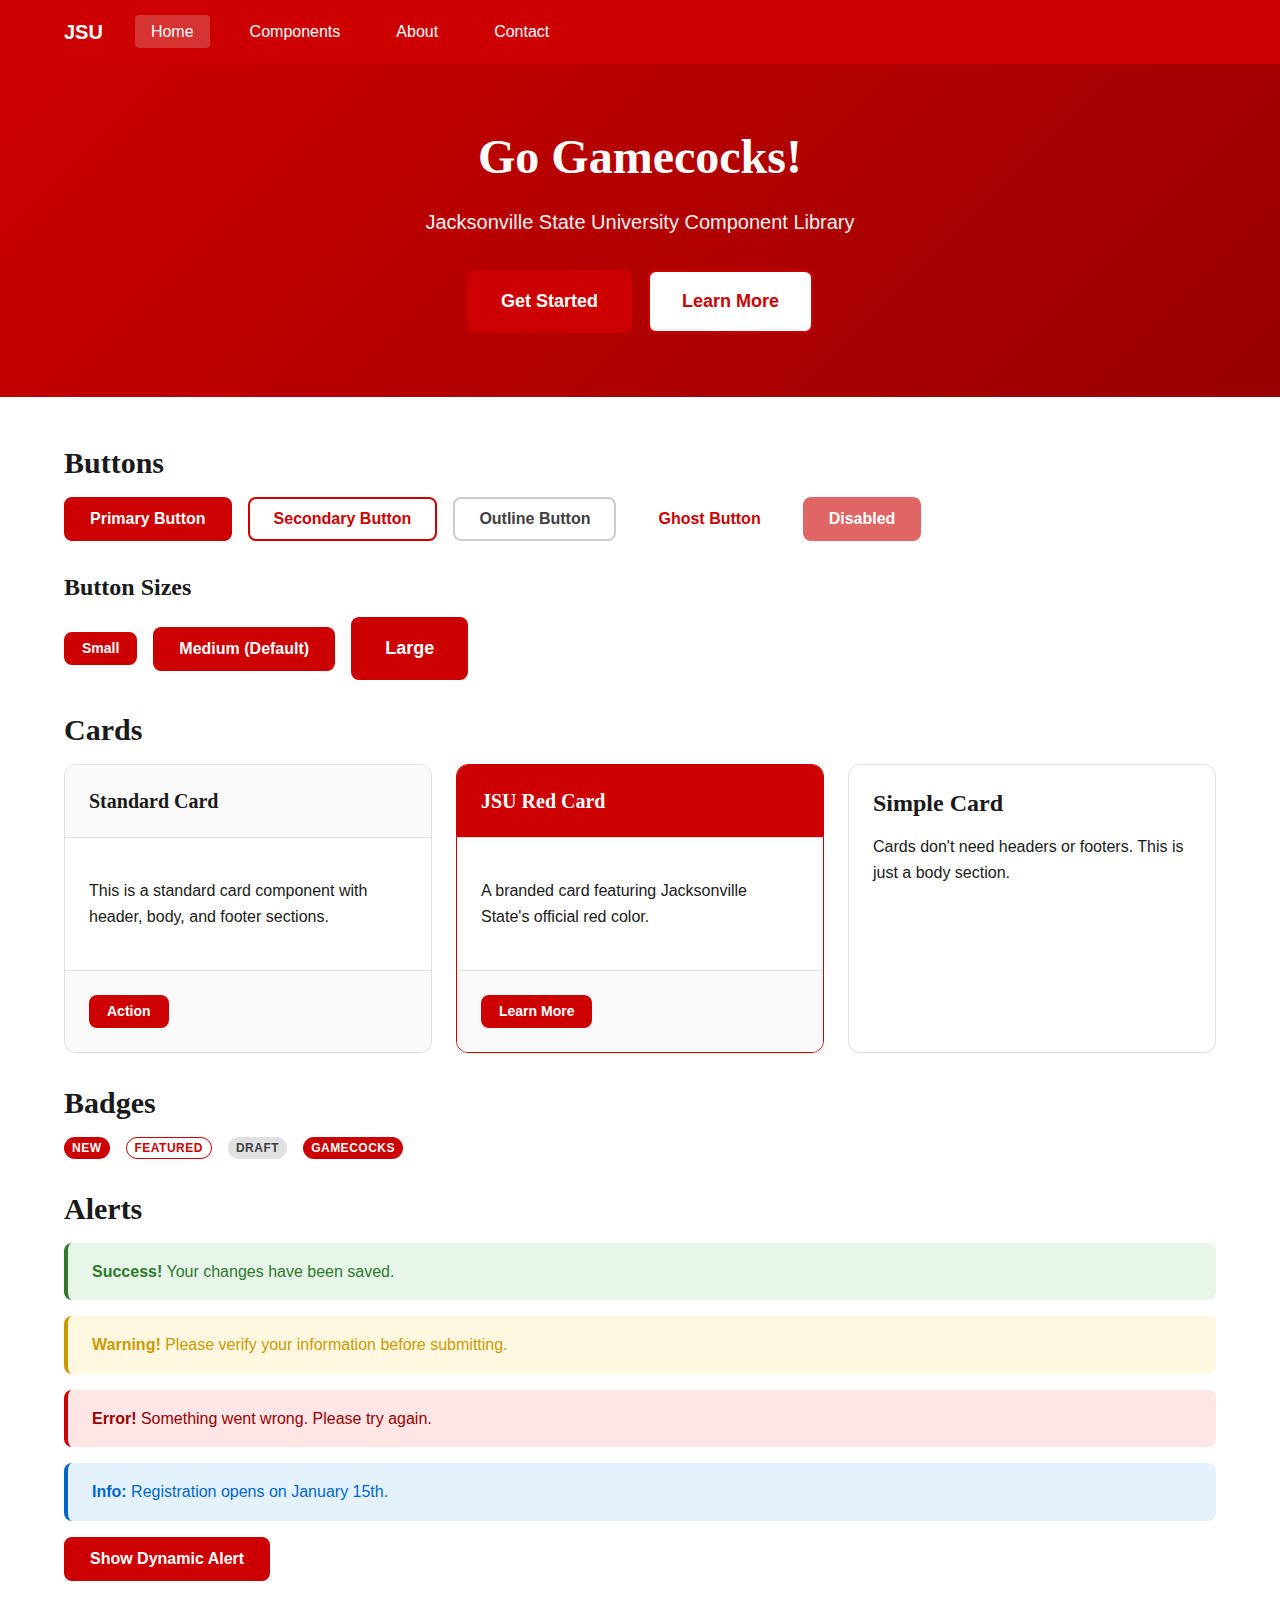
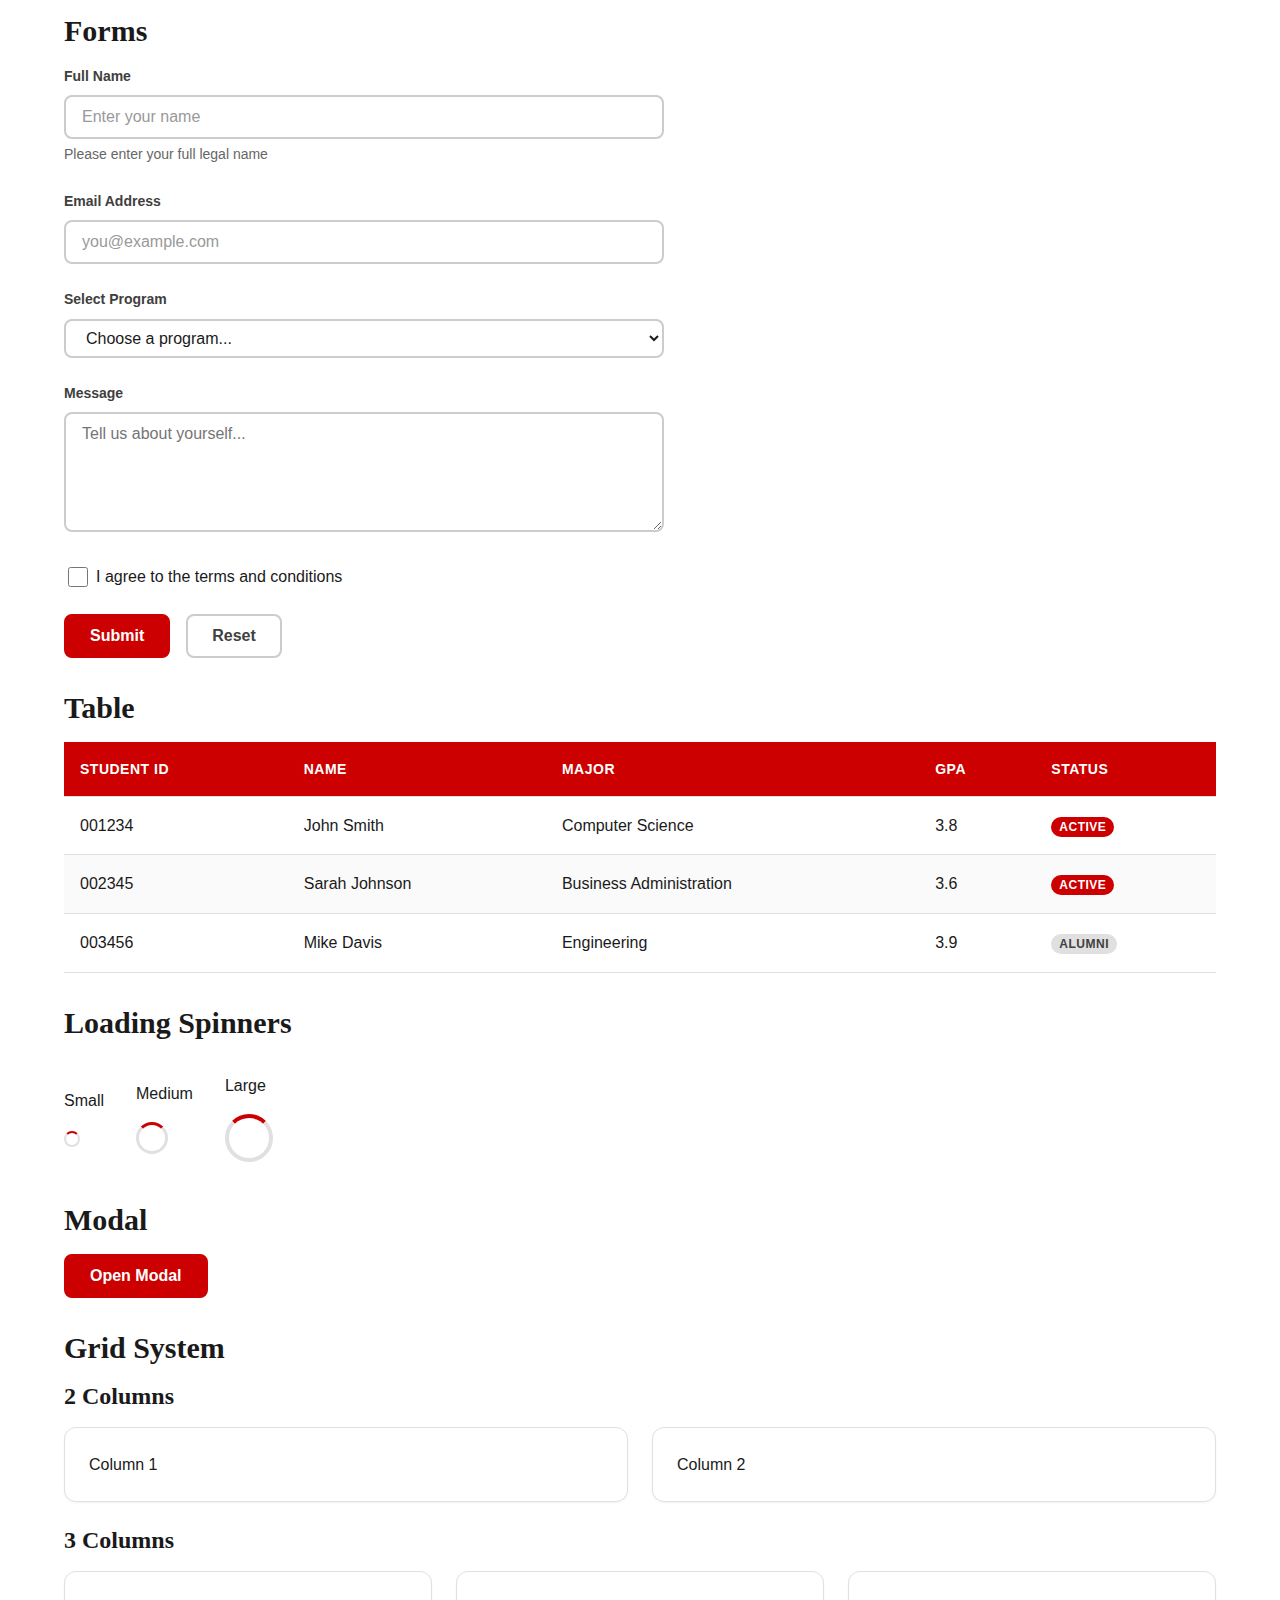
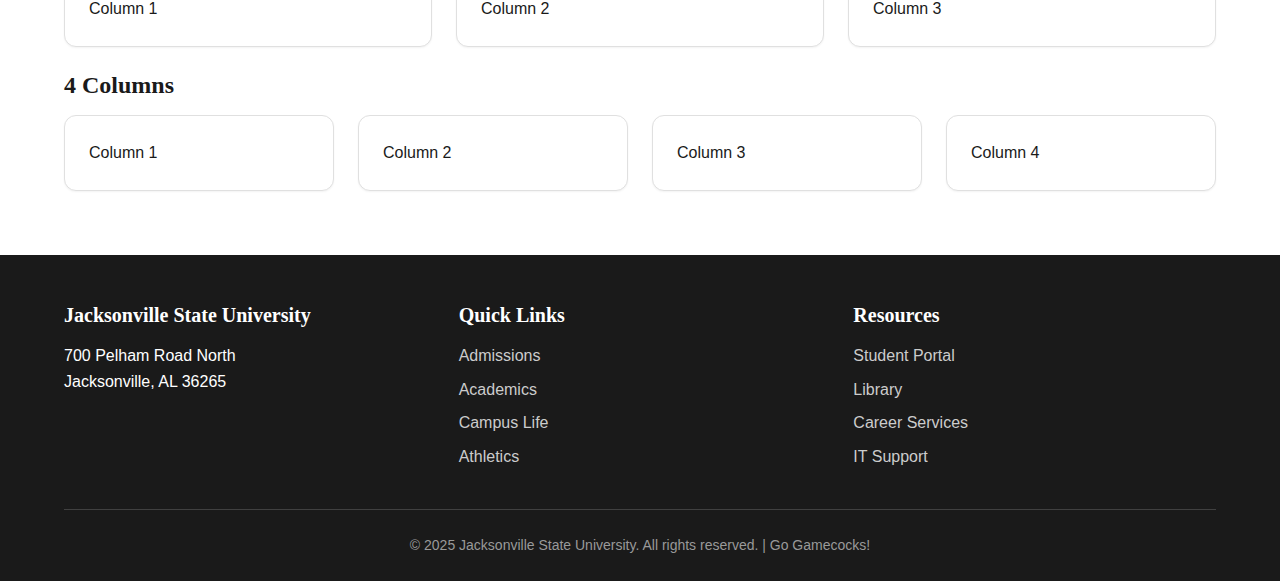
<file: jsu-component-library/examples/index.html>
<!DOCTYPE html>
<html lang="en">
<head>
  <meta charset="UTF-8">
  <meta name="viewport" content="width=device-width, initial-scale=1.0">
  <title>Jacksonville State University Component Library - Demo</title>
  <link rel="stylesheet" href="../css/jsu-theme.css">
  <link rel="stylesheet" href="../css/jsu-components.css">
</head>
<body>
  <!-- Navigation -->
  <nav class="jsu-nav">
    <div class="jsu-container" style="display: flex; align-items: center; width: 100%;">
      <a href="#" class="jsu-nav-brand">JSU</a>
      <ul class="jsu-nav-links">
        <li><a href="#home" class="jsu-nav-link active">Home</a></li>
        <li><a href="#components" class="jsu-nav-link">Components</a></li>
        <li><a href="#about" class="jsu-nav-link">About</a></li>
        <li><a href="#contact" class="jsu-nav-link">Contact</a></li>
      </ul>
    </div>
  </nav>

  <!-- Hero Section -->
  <section class="jsu-hero" id="home">
    <div class="jsu-container">
      <h1 class="jsu-hero-title">Go Gamecocks!</h1>
      <p class="jsu-hero-subtitle">Jacksonville State University Component Library</p>
      <div class="jsu-hero-actions">
        <button class="jsu-btn jsu-btn-primary jsu-btn-lg">Get Started</button>
        <button class="jsu-btn jsu-btn-secondary jsu-btn-lg">Learn More</button>
      </div>
    </div>
  </section>

  <!-- Main Content -->
  <main class="jsu-container" style="padding-top: 3rem;">

    <!-- Buttons Section -->
    <section id="components" class="jsu-mb-xl">
      <h2>Buttons</h2>
      <div style="display: flex; gap: 1rem; flex-wrap: wrap; margin-bottom: 2rem;">
        <button class="jsu-btn jsu-btn-primary">Primary Button</button>
        <button class="jsu-btn jsu-btn-secondary">Secondary Button</button>
        <button class="jsu-btn jsu-btn-outline">Outline Button</button>
        <button class="jsu-btn jsu-btn-ghost">Ghost Button</button>
        <button class="jsu-btn jsu-btn-primary" disabled>Disabled</button>
      </div>

      <h3>Button Sizes</h3>
      <div style="display: flex; gap: 1rem; align-items: center; flex-wrap: wrap; margin-bottom: 2rem;">
        <button class="jsu-btn jsu-btn-primary jsu-btn-sm">Small</button>
        <button class="jsu-btn jsu-btn-primary">Medium (Default)</button>
        <button class="jsu-btn jsu-btn-primary jsu-btn-lg">Large</button>
      </div>
    </section>

    <!-- Cards Section -->
    <section class="jsu-mb-xl">
      <h2>Cards</h2>
      <div class="jsu-grid jsu-grid-3">
        <div class="jsu-card">
          <div class="jsu-card-header">
            <h3 class="jsu-card-title">Standard Card</h3>
          </div>
          <div class="jsu-card-body">
            <p>This is a standard card component with header, body, and footer sections.</p>
          </div>
          <div class="jsu-card-footer">
            <button class="jsu-btn jsu-btn-primary jsu-btn-sm">Action</button>
          </div>
        </div>

        <div class="jsu-card jsu-card-red">
          <div class="jsu-card-header">
            <h3 class="jsu-card-title">JSU Red Card</h3>
          </div>
          <div class="jsu-card-body">
            <p>A branded card featuring Jacksonville State's official red color.</p>
          </div>
          <div class="jsu-card-footer">
            <button class="jsu-btn jsu-btn-primary jsu-btn-sm">Learn More</button>
          </div>
        </div>

        <div class="jsu-card">
          <div class="jsu-card-body">
            <h3>Simple Card</h3>
            <p>Cards don't need headers or footers. This is just a body section.</p>
          </div>
        </div>
      </div>
    </section>

    <!-- Badges Section -->
    <section class="jsu-mb-xl">
      <h2>Badges</h2>
      <div style="display: flex; gap: 1rem; flex-wrap: wrap;">
        <span class="jsu-badge jsu-badge-red">New</span>
        <span class="jsu-badge jsu-badge-white">Featured</span>
        <span class="jsu-badge jsu-badge-gray">Draft</span>
        <span class="jsu-badge jsu-badge-red">Gamecocks</span>
      </div>
    </section>

    <!-- Alerts Section -->
    <section class="jsu-mb-xl">
      <h2>Alerts</h2>
      <div class="jsu-alert jsu-alert-success">
        <strong>Success!</strong> Your changes have been saved.
      </div>
      <div class="jsu-alert jsu-alert-warning">
        <strong>Warning!</strong> Please verify your information before submitting.
      </div>
      <div class="jsu-alert jsu-alert-error">
        <strong>Error!</strong> Something went wrong. Please try again.
      </div>
      <div class="jsu-alert jsu-alert-info">
        <strong>Info:</strong> Registration opens on January 15th.
      </div>
      <button class="jsu-btn jsu-btn-primary" onclick="JSU.Alert.success('This is a dynamic alert!', 3000)">
        Show Dynamic Alert
      </button>
    </section>

    <!-- Forms Section -->
    <section class="jsu-mb-xl">
      <h2>Forms</h2>
      <form id="demoForm" style="max-width: 600px;">
        <div class="jsu-form-group">
          <label class="jsu-form-label" for="name">Full Name</label>
          <input type="text" id="name" class="jsu-form-input" placeholder="Enter your name" required>
          <span class="jsu-form-help">Please enter your full legal name</span>
        </div>

        <div class="jsu-form-group">
          <label class="jsu-form-label" for="email">Email Address</label>
          <input type="email" id="email" class="jsu-form-input" placeholder="you@example.com" required>
        </div>

        <div class="jsu-form-group">
          <label class="jsu-form-label" for="program">Select Program</label>
          <select id="program" class="jsu-form-select" required>
            <option value="">Choose a program...</option>
            <option value="undergrad">Undergraduate</option>
            <option value="graduate">Graduate</option>
            <option value="online">Online Programs</option>
          </select>
        </div>

        <div class="jsu-form-group">
          <label class="jsu-form-label" for="message">Message</label>
          <textarea id="message" class="jsu-form-textarea" placeholder="Tell us about yourself..." minlength="10"></textarea>
        </div>

        <div class="jsu-form-group">
          <div class="jsu-form-check">
            <input type="checkbox" id="terms" class="jsu-form-check-input" required>
            <label class="jsu-form-check-label" for="terms">I agree to the terms and conditions</label>
          </div>
        </div>

        <div style="display: flex; gap: 1rem;">
          <button type="submit" class="jsu-btn jsu-btn-primary">Submit</button>
          <button type="button" class="jsu-btn jsu-btn-outline" onclick="JSU.Form.reset(document.getElementById('demoForm'))">Reset</button>
        </div>
      </form>
    </section>

    <!-- Table Section -->
    <section class="jsu-mb-xl">
      <h2>Table</h2>
      <table class="jsu-table jsu-table-striped">
        <thead>
          <tr>
            <th>Student ID</th>
            <th>Name</th>
            <th>Major</th>
            <th>GPA</th>
            <th>Status</th>
          </tr>
        </thead>
        <tbody>
          <tr>
            <td>001234</td>
            <td>John Smith</td>
            <td>Computer Science</td>
            <td>3.8</td>
            <td><span class="jsu-badge jsu-badge-red">Active</span></td>
          </tr>
          <tr>
            <td>002345</td>
            <td>Sarah Johnson</td>
            <td>Business Administration</td>
            <td>3.6</td>
            <td><span class="jsu-badge jsu-badge-red">Active</span></td>
          </tr>
          <tr>
            <td>003456</td>
            <td>Mike Davis</td>
            <td>Engineering</td>
            <td>3.9</td>
            <td><span class="jsu-badge jsu-badge-gray">Alumni</span></td>
          </tr>
        </tbody>
      </table>
    </section>

    <!-- Loading Spinner Section -->
    <section class="jsu-mb-xl">
      <h2>Loading Spinners</h2>
      <div style="display: flex; gap: 2rem; align-items: center;">
        <div>
          <p>Small</p>
          <div class="jsu-spinner jsu-spinner-sm"></div>
        </div>
        <div>
          <p>Medium</p>
          <div class="jsu-spinner"></div>
        </div>
        <div>
          <p>Large</p>
          <div class="jsu-spinner jsu-spinner-lg"></div>
        </div>
      </div>
    </section>

    <!-- Modal Section -->
    <section class="jsu-mb-xl">
      <h2>Modal</h2>
      <button class="jsu-btn jsu-btn-primary" onclick="JSU.Modal.open('exampleModal')">Open Modal</button>
    </section>

    <!-- Grid Section -->
    <section class="jsu-mb-xl">
      <h2>Grid System</h2>
      <h3>2 Columns</h3>
      <div class="jsu-grid jsu-grid-2 jsu-mb-lg">
        <div class="jsu-card jsu-card-body">Column 1</div>
        <div class="jsu-card jsu-card-body">Column 2</div>
      </div>

      <h3>3 Columns</h3>
      <div class="jsu-grid jsu-grid-3 jsu-mb-lg">
        <div class="jsu-card jsu-card-body">Column 1</div>
        <div class="jsu-card jsu-card-body">Column 2</div>
        <div class="jsu-card jsu-card-body">Column 3</div>
      </div>

      <h3>4 Columns</h3>
      <div class="jsu-grid jsu-grid-4">
        <div class="jsu-card jsu-card-body">Column 1</div>
        <div class="jsu-card jsu-card-body">Column 2</div>
        <div class="jsu-card jsu-card-body">Column 3</div>
        <div class="jsu-card jsu-card-body">Column 4</div>
      </div>
    </section>

  </main>

  <!-- Footer -->
  <footer class="jsu-footer">
    <div class="jsu-container">
      <div class="jsu-footer-content">
        <div class="jsu-footer-section">
          <h4>Jacksonville State University</h4>
          <p>700 Pelham Road North<br>Jacksonville, AL 36265</p>
        </div>
        <div class="jsu-footer-section">
          <h4>Quick Links</h4>
          <ul class="jsu-footer-links">
            <li><a href="#">Admissions</a></li>
            <li><a href="#">Academics</a></li>
            <li><a href="#">Campus Life</a></li>
            <li><a href="#">Athletics</a></li>
          </ul>
        </div>
        <div class="jsu-footer-section">
          <h4>Resources</h4>
          <ul class="jsu-footer-links">
            <li><a href="#">Student Portal</a></li>
            <li><a href="#">Library</a></li>
            <li><a href="#">Career Services</a></li>
            <li><a href="#">IT Support</a></li>
          </ul>
        </div>
      </div>
      <div class="jsu-footer-bottom">
        &copy; 2025 Jacksonville State University. All rights reserved. | Go Gamecocks!
      </div>
    </div>
  </footer>

  <!-- Modal Example -->
  <div id="exampleModal" class="jsu-modal">
    <div class="jsu-modal-content">
      <div class="jsu-modal-header">
        <h3 class="jsu-modal-title">Welcome to JSU!</h3>
        <button class="jsu-modal-close">&times;</button>
      </div>
      <div class="jsu-modal-body">
        <p>This is a modal dialog showcasing the Jacksonville State University component library.</p>
        <p>Modals are great for displaying important information, forms, or confirmations without navigating away from the current page.</p>
      </div>
      <div class="jsu-modal-footer">
        <button class="jsu-btn jsu-btn-outline" onclick="JSU.Modal.close('exampleModal')">Cancel</button>
        <button class="jsu-btn jsu-btn-primary" onclick="JSU.Modal.close('exampleModal')">Confirm</button>
      </div>
    </div>
  </div>

  <script src="../js/jsu-components.js"></script>
  <script>
    // Form validation example
    document.getElementById('demoForm').addEventListener('submit', function(e) {
      e.preventDefault();
      if (JSU.Form.validate(this)) {
        JSU.Alert.success('Form submitted successfully!', 3000);
        JSU.Form.reset(this);
      } else {
        JSU.Alert.error('Please fix the errors in the form', 3000);
      }
    });
  </script>
</body>
</html>
</file>
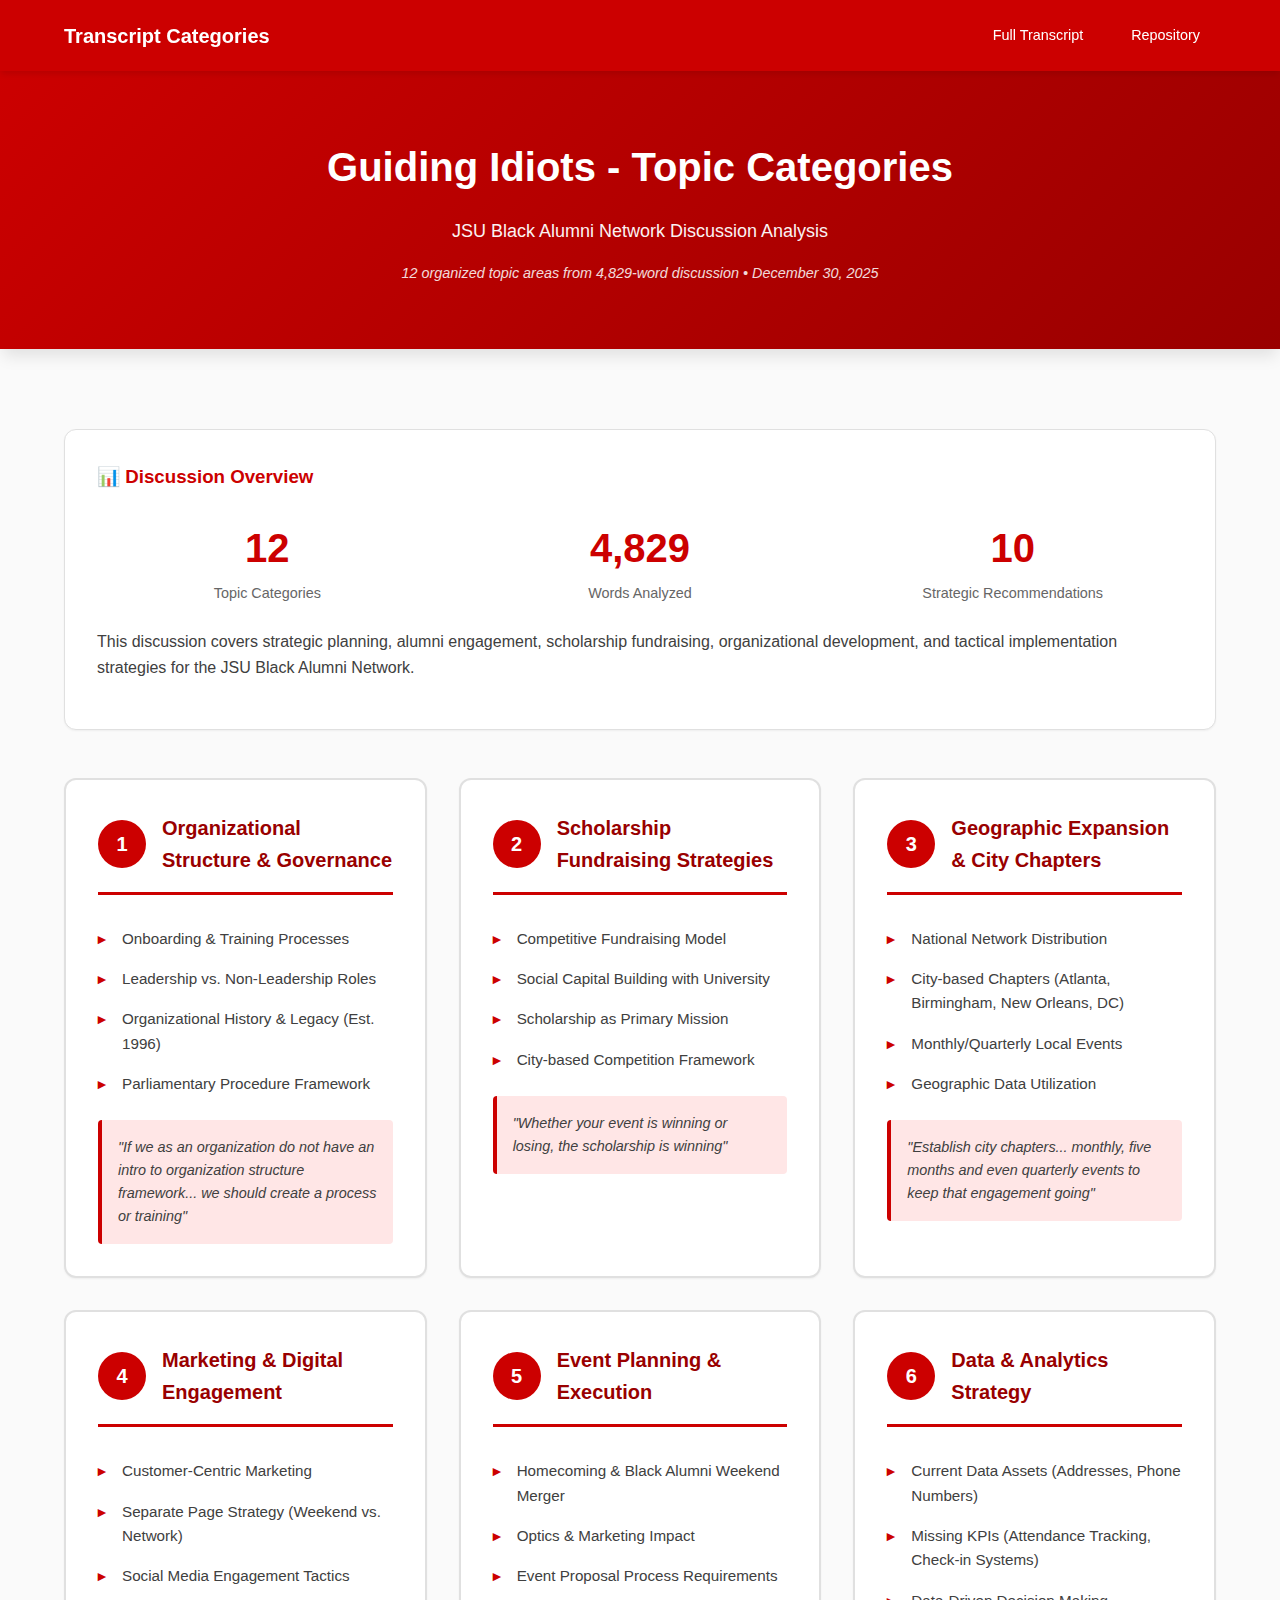
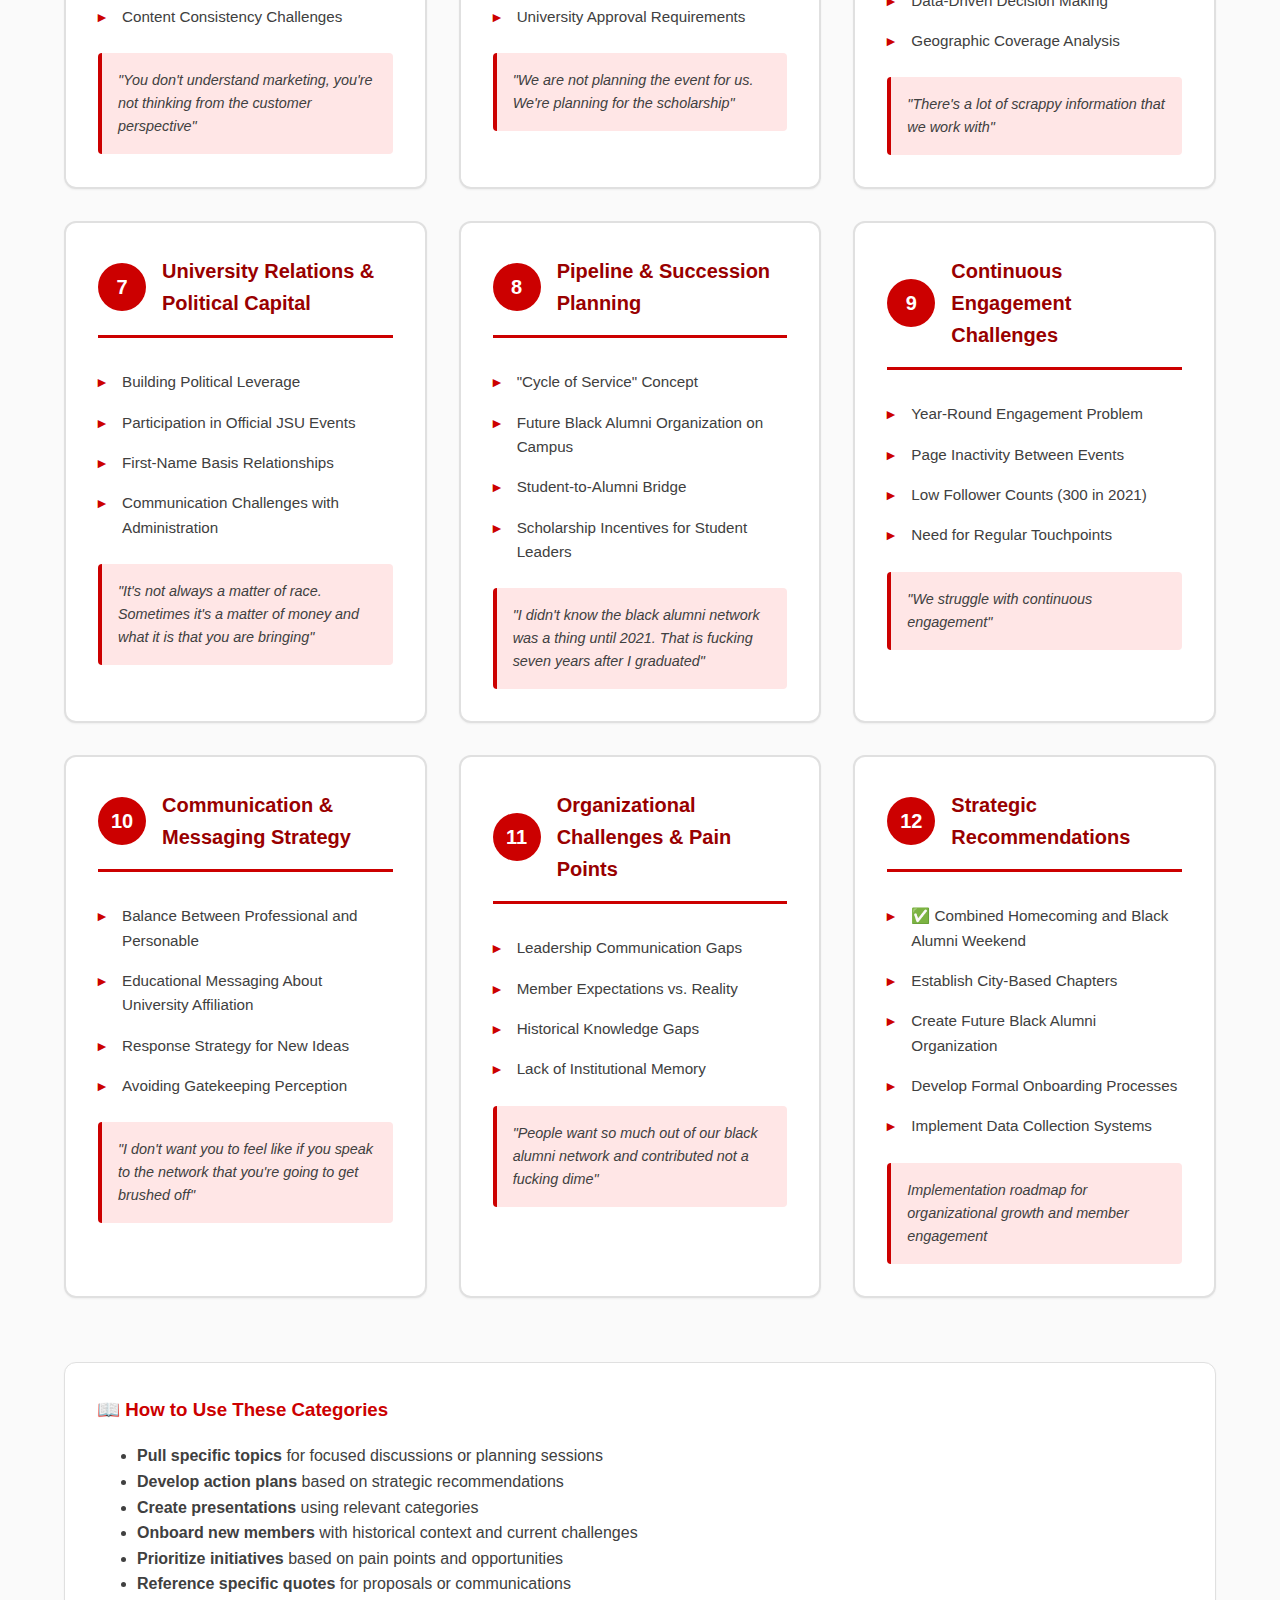
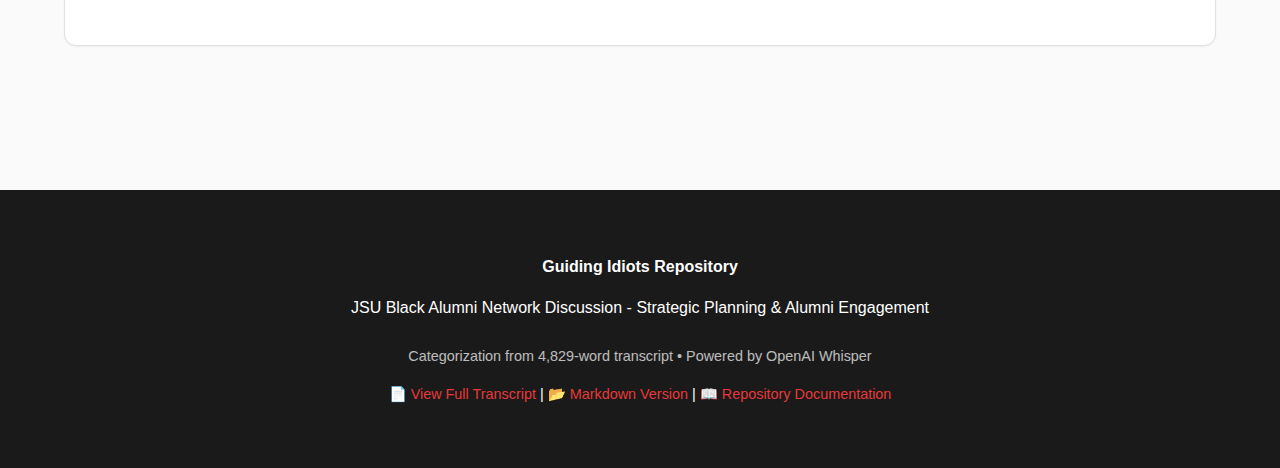
<file: jsu-component-library/examples/categories.html>
<!DOCTYPE html>
<html lang="en">
<head>
  <meta charset="UTF-8">
  <meta name="viewport" content="width=device-width, initial-scale=1.0">
  <title>Transcript Categories - Guiding Idiots</title>
  <style>
    /* JSU Theme Variables */
    :root {
      --jsu-red: #CC0000;
      --jsu-red-rgb: 204, 0, 0;
      --jsu-white: #FFFFFF;
      --jsu-red-dark: #990000;
      --jsu-red-light: #E63939;
      --jsu-red-pale: #FFE6E6;
      --jsu-gray-900: #1a1a1a;
      --jsu-gray-800: #2d2d2d;
      --jsu-gray-700: #404040;
      --jsu-gray-600: #666666;
      --jsu-gray-500: #808080;
      --jsu-gray-400: #999999;
      --jsu-gray-300: #cccccc;
      --jsu-gray-200: #e0e0e0;
      --jsu-gray-100: #f5f5f5;
      --jsu-gray-50: #fafafa;
      --jsu-spacing-xs: 0.25rem;
      --jsu-spacing-sm: 0.5rem;
      --jsu-spacing-md: 1rem;
      --jsu-spacing-lg: 1.5rem;
      --jsu-spacing-xl: 2rem;
      --jsu-spacing-2xl: 3rem;
      --jsu-spacing-3xl: 4rem;
      --jsu-radius-sm: 0.25rem;
      --jsu-radius-md: 0.5rem;
      --jsu-radius-lg: 0.75rem;
      --jsu-shadow-sm: 0 1px 2px 0 rgba(0, 0, 0, 0.05);
      --jsu-shadow-md: 0 4px 6px -1px rgba(0, 0, 0, 0.1);
      --jsu-shadow-lg: 0 10px 15px -3px rgba(0, 0, 0, 0.1);
      --jsu-shadow-red: 0 4px 14px 0 rgba(204, 0, 0, 0.3);
    }

    * { box-sizing: border-box; }

    body {
      font-family: 'Helvetica Neue', Arial, sans-serif;
      margin: 0;
      padding: 0;
      color: var(--jsu-gray-900);
      line-height: 1.6;
      background-color: var(--jsu-gray-50);
    }

    .jsu-container {
      max-width: 1200px;
      margin: 0 auto;
      padding: 0 var(--jsu-spacing-lg);
    }

    /* Navigation */
    .jsu-nav {
      background-color: var(--jsu-red);
      padding: var(--jsu-spacing-md) 0;
      box-shadow: var(--jsu-shadow-md);
      position: sticky;
      top: 0;
      z-index: 100;
    }

    .jsu-nav-brand {
      font-size: 1.25rem;
      font-weight: 700;
      color: var(--jsu-white);
      text-decoration: none;
    }

    .nav-controls {
      display: flex;
      gap: var(--jsu-spacing-md);
      align-items: center;
    }

    .nav-controls a {
      color: var(--jsu-white);
      text-decoration: none;
      padding: var(--jsu-spacing-sm) var(--jsu-spacing-md);
      border-radius: var(--jsu-radius-sm);
      transition: background-color 0.2s;
      font-size: 0.9rem;
    }

    .nav-controls a:hover {
      background-color: rgba(255, 255, 255, 0.1);
    }

    /* Hero */
    .jsu-hero {
      background: linear-gradient(135deg, var(--jsu-red) 0%, var(--jsu-red-dark) 100%);
      color: var(--jsu-white);
      padding: var(--jsu-spacing-3xl) var(--jsu-spacing-lg);
      text-align: center;
      box-shadow: var(--jsu-shadow-lg);
    }

    .jsu-hero-title {
      font-size: 2.5rem;
      font-weight: 700;
      margin: 0 0 var(--jsu-spacing-md);
    }

    .jsu-hero-subtitle {
      font-size: 1.125rem;
      margin-bottom: var(--jsu-spacing-sm);
      opacity: 0.95;
    }

    .jsu-hero-meta {
      font-size: 0.9rem;
      opacity: 0.85;
      margin-top: var(--jsu-spacing-md);
    }

    /* Category Grid */
    .category-grid {
      display: grid;
      grid-template-columns: repeat(auto-fill, minmax(350px, 1fr));
      gap: var(--jsu-spacing-xl);
      margin: var(--jsu-spacing-2xl) 0;
    }

    .category-card {
      background-color: var(--jsu-white);
      border: 2px solid var(--jsu-gray-200);
      border-radius: var(--jsu-radius-lg);
      padding: var(--jsu-spacing-xl);
      box-shadow: var(--jsu-shadow-sm);
      transition: all 0.3s ease;
      cursor: pointer;
    }

    .category-card:hover {
      border-color: var(--jsu-red);
      box-shadow: var(--jsu-shadow-red);
      transform: translateY(-4px);
    }

    .category-header {
      display: flex;
      align-items: center;
      gap: var(--jsu-spacing-md);
      margin-bottom: var(--jsu-spacing-lg);
      padding-bottom: var(--jsu-spacing-md);
      border-bottom: 3px solid var(--jsu-red);
    }

    .category-number {
      background-color: var(--jsu-red);
      color: var(--jsu-white);
      width: 3rem;
      height: 3rem;
      line-height: 3rem;
      text-align: center;
      border-radius: 50%;
      font-weight: 700;
      font-size: 1.25rem;
      flex-shrink: 0;
    }

    .category-title {
      color: var(--jsu-red-dark);
      font-size: 1.25rem;
      font-weight: 700;
      margin: 0;
    }

    .category-topics {
      list-style: none;
      padding: 0;
      margin: 0 0 var(--jsu-spacing-md);
    }

    .category-topics li {
      padding: var(--jsu-spacing-sm) 0;
      color: var(--jsu-gray-700);
      font-size: 0.95rem;
      position: relative;
      padding-left: var(--jsu-spacing-lg);
    }

    .category-topics li:before {
      content: "▸";
      color: var(--jsu-red);
      position: absolute;
      left: 0;
      font-weight: 700;
    }

    .category-quote {
      background-color: var(--jsu-red-pale);
      border-left: 4px solid var(--jsu-red);
      padding: var(--jsu-spacing-md);
      margin-top: var(--jsu-spacing-md);
      font-style: italic;
      color: var(--jsu-gray-700);
      font-size: 0.9rem;
      border-radius: var(--jsu-radius-sm);
    }

    /* Info Box */
    .info-box {
      background-color: var(--jsu-white);
      border: 1px solid var(--jsu-gray-200);
      border-radius: var(--jsu-radius-lg);
      padding: var(--jsu-spacing-xl);
      margin: var(--jsu-spacing-xl) 0;
      box-shadow: var(--jsu-shadow-sm);
    }

    .info-box h3 {
      color: var(--jsu-red);
      margin-top: 0;
    }

    .stats {
      display: flex;
      gap: var(--jsu-spacing-xl);
      flex-wrap: wrap;
      margin: var(--jsu-spacing-lg) 0;
    }

    .stat {
      text-align: center;
      flex: 1;
      min-width: 150px;
    }

    .stat-value {
      font-size: 2.5rem;
      font-weight: 700;
      color: var(--jsu-red);
      display: block;
    }

    .stat-label {
      color: var(--jsu-gray-600);
      font-size: 0.9rem;
      margin-top: var(--jsu-spacing-xs);
    }

    /* Footer */
    .footer {
      background-color: var(--jsu-gray-900);
      color: var(--jsu-white);
      padding: var(--jsu-spacing-2xl) 0;
      margin-top: var(--jsu-spacing-3xl);
      text-align: center;
    }

    .footer a {
      color: var(--jsu-red-light);
      text-decoration: none;
    }

    .footer a:hover {
      text-decoration: underline;
    }

    /* Responsive */
    @media (max-width: 768px) {
      .jsu-hero-title {
        font-size: 1.75rem;
      }

      .category-grid {
        grid-template-columns: 1fr;
      }

      .stats {
        flex-direction: column;
      }
    }
  </style>
</head>
<body>
  <!-- Navigation -->
  <nav class="jsu-nav">
    <div class="jsu-container" style="display: flex; justify-content: space-between; align-items: center;">
      <a href="#" class="jsu-nav-brand">Transcript Categories</a>
      <div class="nav-controls">
        <a href="standalone.html">Full Transcript</a>
        <a href="../../README.md">Repository</a>
      </div>
    </div>
  </nav>

  <!-- Hero Section -->
  <section class="jsu-hero">
    <div class="jsu-container">
      <h1 class="jsu-hero-title">Guiding Idiots - Topic Categories</h1>
      <p class="jsu-hero-subtitle">JSU Black Alumni Network Discussion Analysis</p>
      <div class="jsu-hero-meta">
        <em>12 organized topic areas from 4,829-word discussion • December 30, 2025</em>
      </div>
    </div>
  </section>

  <!-- Main Content -->
  <main class="jsu-container" style="padding: var(--jsu-spacing-2xl) var(--jsu-spacing-lg);">

    <!-- Overview Stats -->
    <div class="info-box">
      <h3>📊 Discussion Overview</h3>
      <div class="stats">
        <div class="stat">
          <span class="stat-value">12</span>
          <span class="stat-label">Topic Categories</span>
        </div>
        <div class="stat">
          <span class="stat-value">4,829</span>
          <span class="stat-label">Words Analyzed</span>
        </div>
        <div class="stat">
          <span class="stat-value">10</span>
          <span class="stat-label">Strategic Recommendations</span>
        </div>
      </div>
      <p style="color: var(--jsu-gray-700); margin-top: var(--jsu-spacing-lg);">
        This discussion covers strategic planning, alumni engagement, scholarship fundraising, organizational development, and tactical implementation strategies for the JSU Black Alumni Network.
      </p>
    </div>

    <!-- Category Cards -->
    <div class="category-grid">

      <!-- Category 1 -->
      <div class="category-card">
        <div class="category-header">
          <span class="category-number">1</span>
          <h3 class="category-title">Organizational Structure & Governance</h3>
        </div>
        <ul class="category-topics">
          <li>Onboarding & Training Processes</li>
          <li>Leadership vs. Non-Leadership Roles</li>
          <li>Organizational History & Legacy (Est. 1996)</li>
          <li>Parliamentary Procedure Framework</li>
        </ul>
        <div class="category-quote">
          "If we as an organization do not have an intro to organization structure framework... we should create a process or training"
        </div>
      </div>

      <!-- Category 2 -->
      <div class="category-card">
        <div class="category-header">
          <span class="category-number">2</span>
          <h3 class="category-title">Scholarship Fundraising Strategies</h3>
        </div>
        <ul class="category-topics">
          <li>Competitive Fundraising Model</li>
          <li>Social Capital Building with University</li>
          <li>Scholarship as Primary Mission</li>
          <li>City-based Competition Framework</li>
        </ul>
        <div class="category-quote">
          "Whether your event is winning or losing, the scholarship is winning"
        </div>
      </div>

      <!-- Category 3 -->
      <div class="category-card">
        <div class="category-header">
          <span class="category-number">3</span>
          <h3 class="category-title">Geographic Expansion & City Chapters</h3>
        </div>
        <ul class="category-topics">
          <li>National Network Distribution</li>
          <li>City-based Chapters (Atlanta, Birmingham, New Orleans, DC)</li>
          <li>Monthly/Quarterly Local Events</li>
          <li>Geographic Data Utilization</li>
        </ul>
        <div class="category-quote">
          "Establish city chapters... monthly, five months and even quarterly events to keep that engagement going"
        </div>
      </div>

      <!-- Category 4 -->
      <div class="category-card">
        <div class="category-header">
          <span class="category-number">4</span>
          <h3 class="category-title">Marketing & Digital Engagement</h3>
        </div>
        <ul class="category-topics">
          <li>Customer-Centric Marketing</li>
          <li>Separate Page Strategy (Weekend vs. Network)</li>
          <li>Social Media Engagement Tactics</li>
          <li>Content Consistency Challenges</li>
        </ul>
        <div class="category-quote">
          "You don't understand marketing, you're not thinking from the customer perspective"
        </div>
      </div>

      <!-- Category 5 -->
      <div class="category-card">
        <div class="category-header">
          <span class="category-number">5</span>
          <h3 class="category-title">Event Planning & Execution</h3>
        </div>
        <ul class="category-topics">
          <li>Homecoming & Black Alumni Weekend Merger</li>
          <li>Optics & Marketing Impact</li>
          <li>Event Proposal Process Requirements</li>
          <li>University Approval Requirements</li>
        </ul>
        <div class="category-quote">
          "We are not planning the event for us. We're planning for the scholarship"
        </div>
      </div>

      <!-- Category 6 -->
      <div class="category-card">
        <div class="category-header">
          <span class="category-number">6</span>
          <h3 class="category-title">Data & Analytics Strategy</h3>
        </div>
        <ul class="category-topics">
          <li>Current Data Assets (Addresses, Phone Numbers)</li>
          <li>Missing KPIs (Attendance Tracking, Check-in Systems)</li>
          <li>Data-Driven Decision Making</li>
          <li>Geographic Coverage Analysis</li>
        </ul>
        <div class="category-quote">
          "There's a lot of scrappy information that we work with"
        </div>
      </div>

      <!-- Category 7 -->
      <div class="category-card">
        <div class="category-header">
          <span class="category-number">7</span>
          <h3 class="category-title">University Relations & Political Capital</h3>
        </div>
        <ul class="category-topics">
          <li>Building Political Leverage</li>
          <li>Participation in Official JSU Events</li>
          <li>First-Name Basis Relationships</li>
          <li>Communication Challenges with Administration</li>
        </ul>
        <div class="category-quote">
          "It's not always a matter of race. Sometimes it's a matter of money and what it is that you are bringing"
        </div>
      </div>

      <!-- Category 8 -->
      <div class="category-card">
        <div class="category-header">
          <span class="category-number">8</span>
          <h3 class="category-title">Pipeline & Succession Planning</h3>
        </div>
        <ul class="category-topics">
          <li>"Cycle of Service" Concept</li>
          <li>Future Black Alumni Organization on Campus</li>
          <li>Student-to-Alumni Bridge</li>
          <li>Scholarship Incentives for Student Leaders</li>
        </ul>
        <div class="category-quote">
          "I didn't know the black alumni network was a thing until 2021. That is fucking seven years after I graduated"
        </div>
      </div>

      <!-- Category 9 -->
      <div class="category-card">
        <div class="category-header">
          <span class="category-number">9</span>
          <h3 class="category-title">Continuous Engagement Challenges</h3>
        </div>
        <ul class="category-topics">
          <li>Year-Round Engagement Problem</li>
          <li>Page Inactivity Between Events</li>
          <li>Low Follower Counts (300 in 2021)</li>
          <li>Need for Regular Touchpoints</li>
        </ul>
        <div class="category-quote">
          "We struggle with continuous engagement"
        </div>
      </div>

      <!-- Category 10 -->
      <div class="category-card">
        <div class="category-header">
          <span class="category-number">10</span>
          <h3 class="category-title">Communication & Messaging Strategy</h3>
        </div>
        <ul class="category-topics">
          <li>Balance Between Professional and Personable</li>
          <li>Educational Messaging About University Affiliation</li>
          <li>Response Strategy for New Ideas</li>
          <li>Avoiding Gatekeeping Perception</li>
        </ul>
        <div class="category-quote">
          "I don't want you to feel like if you speak to the network that you're going to get brushed off"
        </div>
      </div>

      <!-- Category 11 -->
      <div class="category-card">
        <div class="category-header">
          <span class="category-number">11</span>
          <h3 class="category-title">Organizational Challenges & Pain Points</h3>
        </div>
        <ul class="category-topics">
          <li>Leadership Communication Gaps</li>
          <li>Member Expectations vs. Reality</li>
          <li>Historical Knowledge Gaps</li>
          <li>Lack of Institutional Memory</li>
        </ul>
        <div class="category-quote">
          "People want so much out of our black alumni network and contributed not a fucking dime"
        </div>
      </div>

      <!-- Category 12 -->
      <div class="category-card">
        <div class="category-header">
          <span class="category-number">12</span>
          <h3 class="category-title">Strategic Recommendations</h3>
        </div>
        <ul class="category-topics">
          <li>✅ Combined Homecoming and Black Alumni Weekend</li>
          <li>Establish City-Based Chapters</li>
          <li>Create Future Black Alumni Organization</li>
          <li>Develop Formal Onboarding Processes</li>
          <li>Implement Data Collection Systems</li>
        </ul>
        <div class="category-quote">
          Implementation roadmap for organizational growth and member engagement
        </div>
      </div>

    </div>

    <!-- Usage Notes -->
    <div class="info-box" style="margin-top: var(--jsu-spacing-3xl);">
      <h3>📖 How to Use These Categories</h3>
      <ul style="color: var(--jsu-gray-700);">
        <li><strong>Pull specific topics</strong> for focused discussions or planning sessions</li>
        <li><strong>Develop action plans</strong> based on strategic recommendations</li>
        <li><strong>Create presentations</strong> using relevant categories</li>
        <li><strong>Onboard new members</strong> with historical context and current challenges</li>
        <li><strong>Prioritize initiatives</strong> based on pain points and opportunities</li>
        <li><strong>Reference specific quotes</strong> for proposals or communications</li>
      </ul>
    </div>

  </main>

  <!-- Footer -->
  <footer class="footer">
    <div class="jsu-container">
      <p><strong>Guiding Idiots Repository</strong></p>
      <p>JSU Black Alumni Network Discussion - Strategic Planning & Alumni Engagement</p>
      <p style="margin-top: var(--jsu-spacing-lg); font-size: 0.9rem; opacity: 0.7;">
        Categorization from 4,829-word transcript • Powered by OpenAI Whisper
      </p>
      <p style="margin-top: var(--jsu-spacing-sm); font-size: 0.9rem;">
        📄 <a href="standalone.html">View Full Transcript</a> |
        📂 <a href="../../TRANSCRIPT_CATEGORIES.md">Markdown Version</a> |
        📖 <a href="../../README.md">Repository Documentation</a>
      </p>
    </div>
  </footer>

  <script>
    console.log('Transcript Categories UI loaded');
    console.log('12 topic categories available');
  </script>
</body>
</html>
</file>
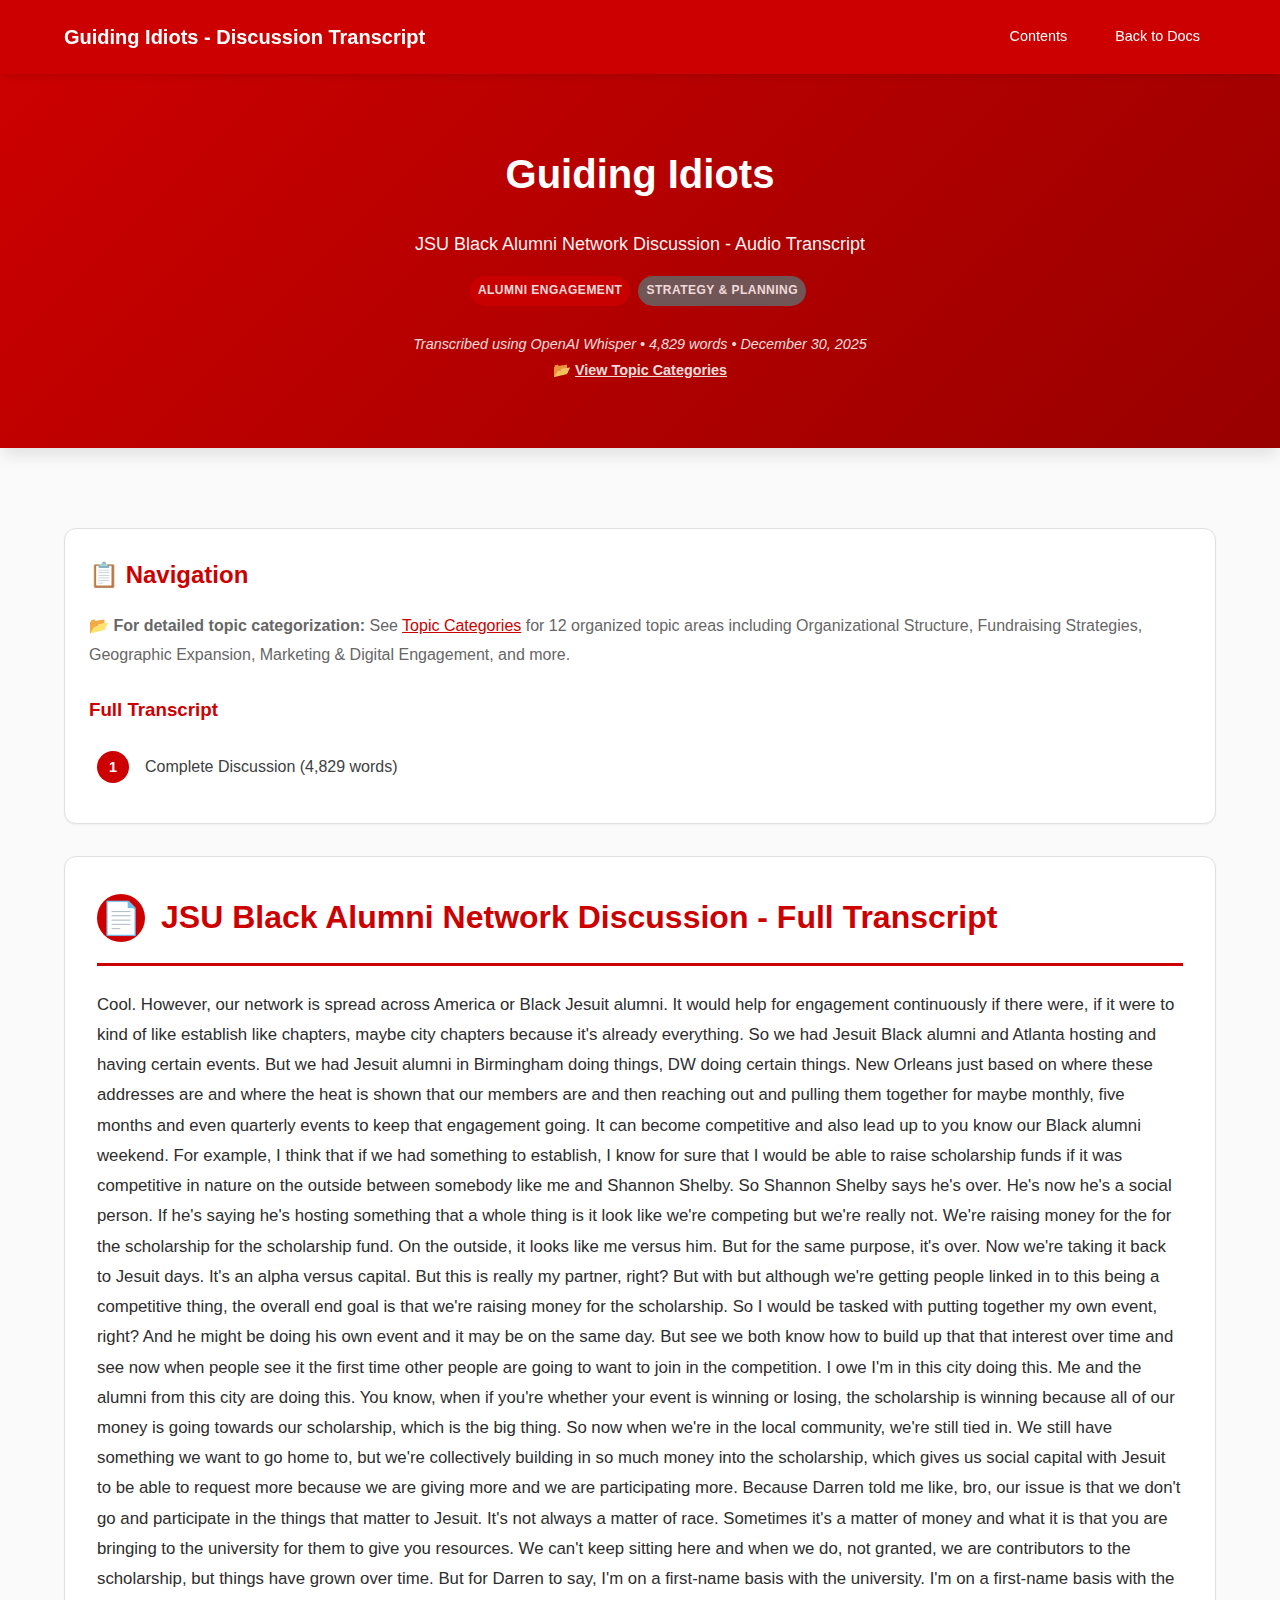
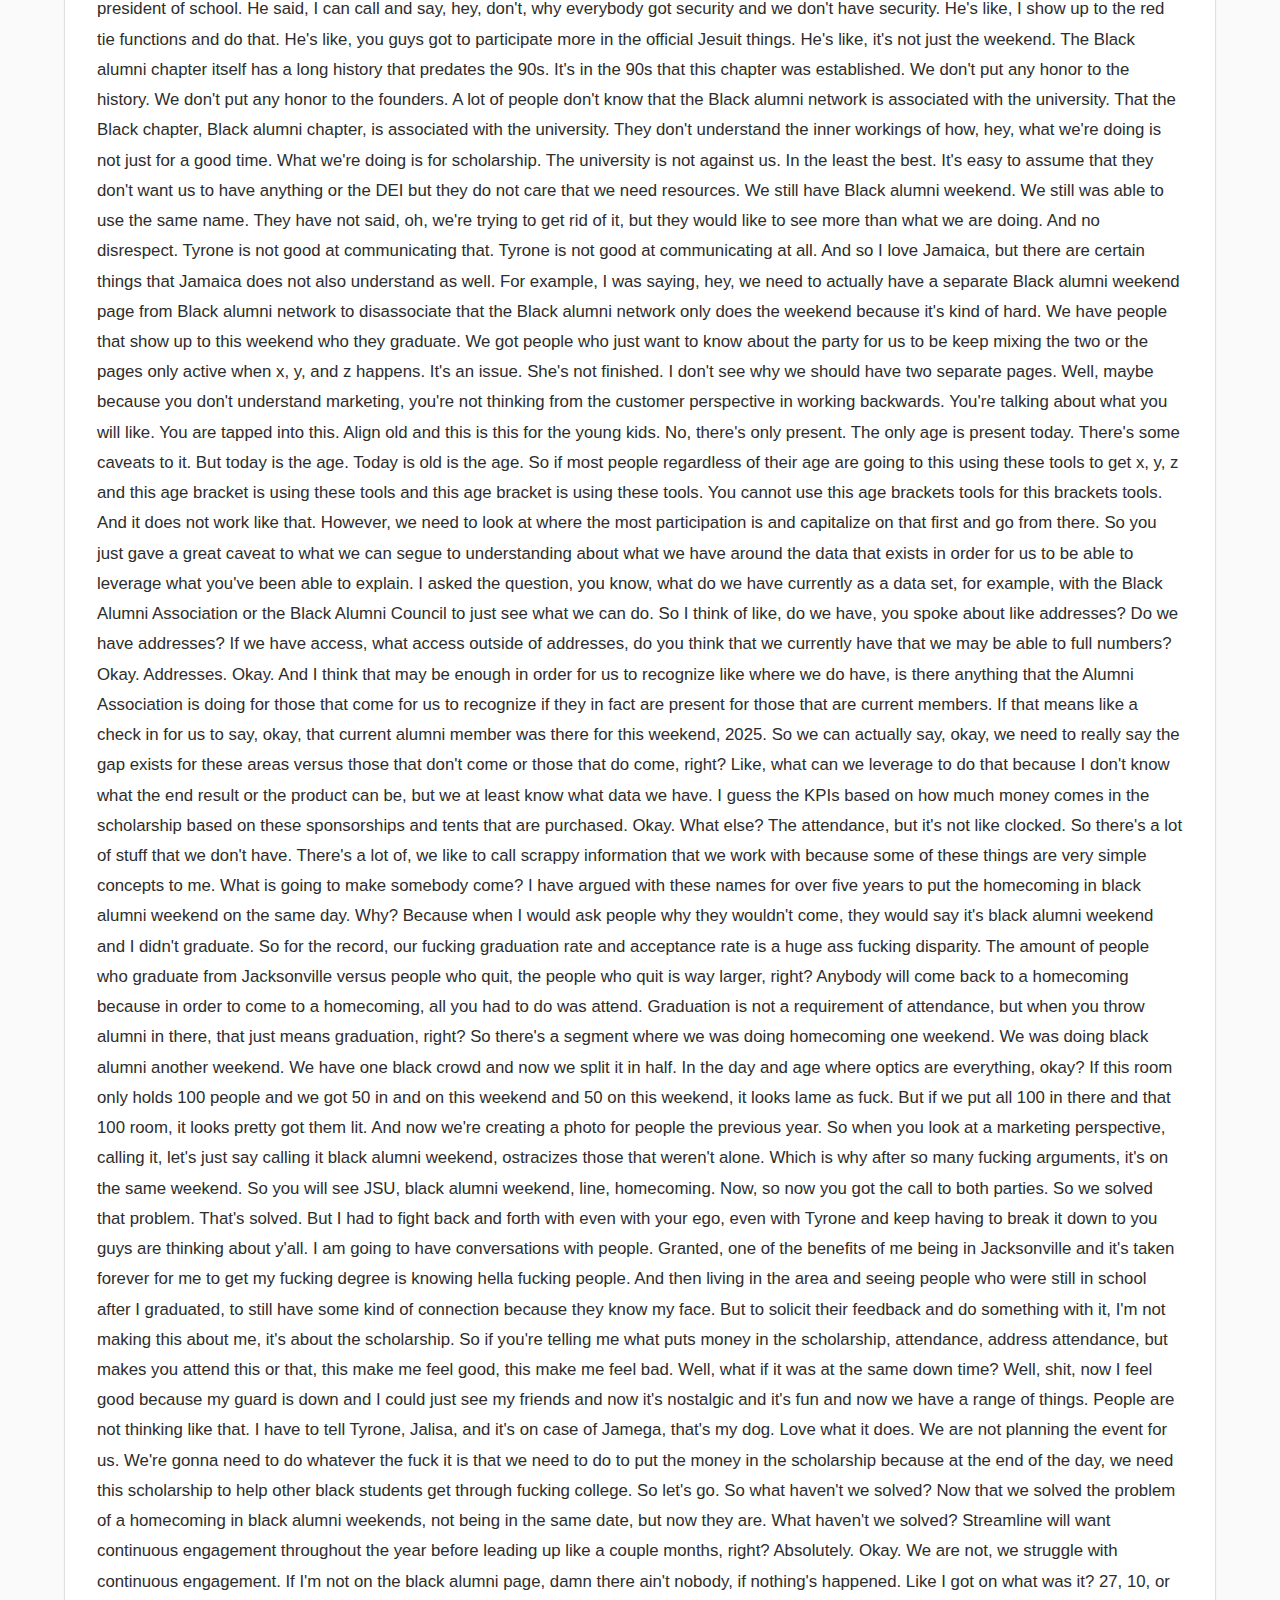
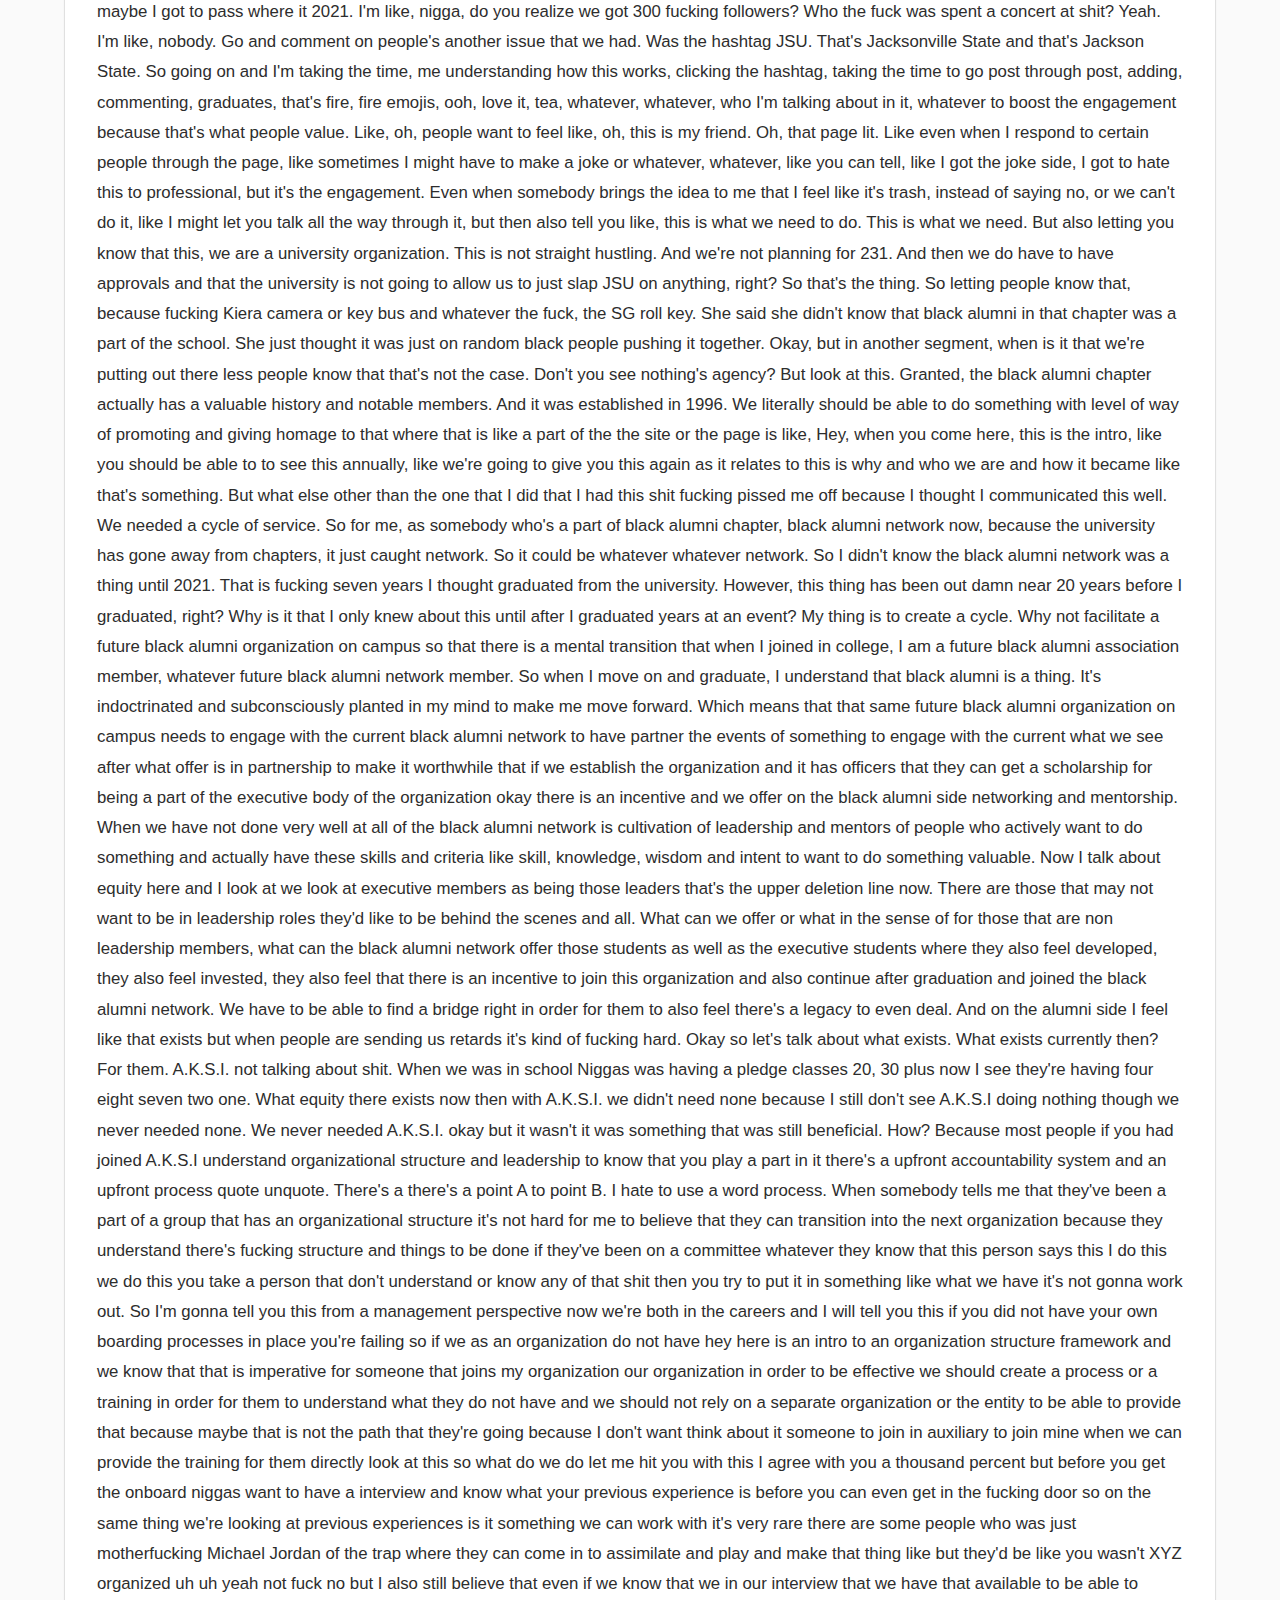
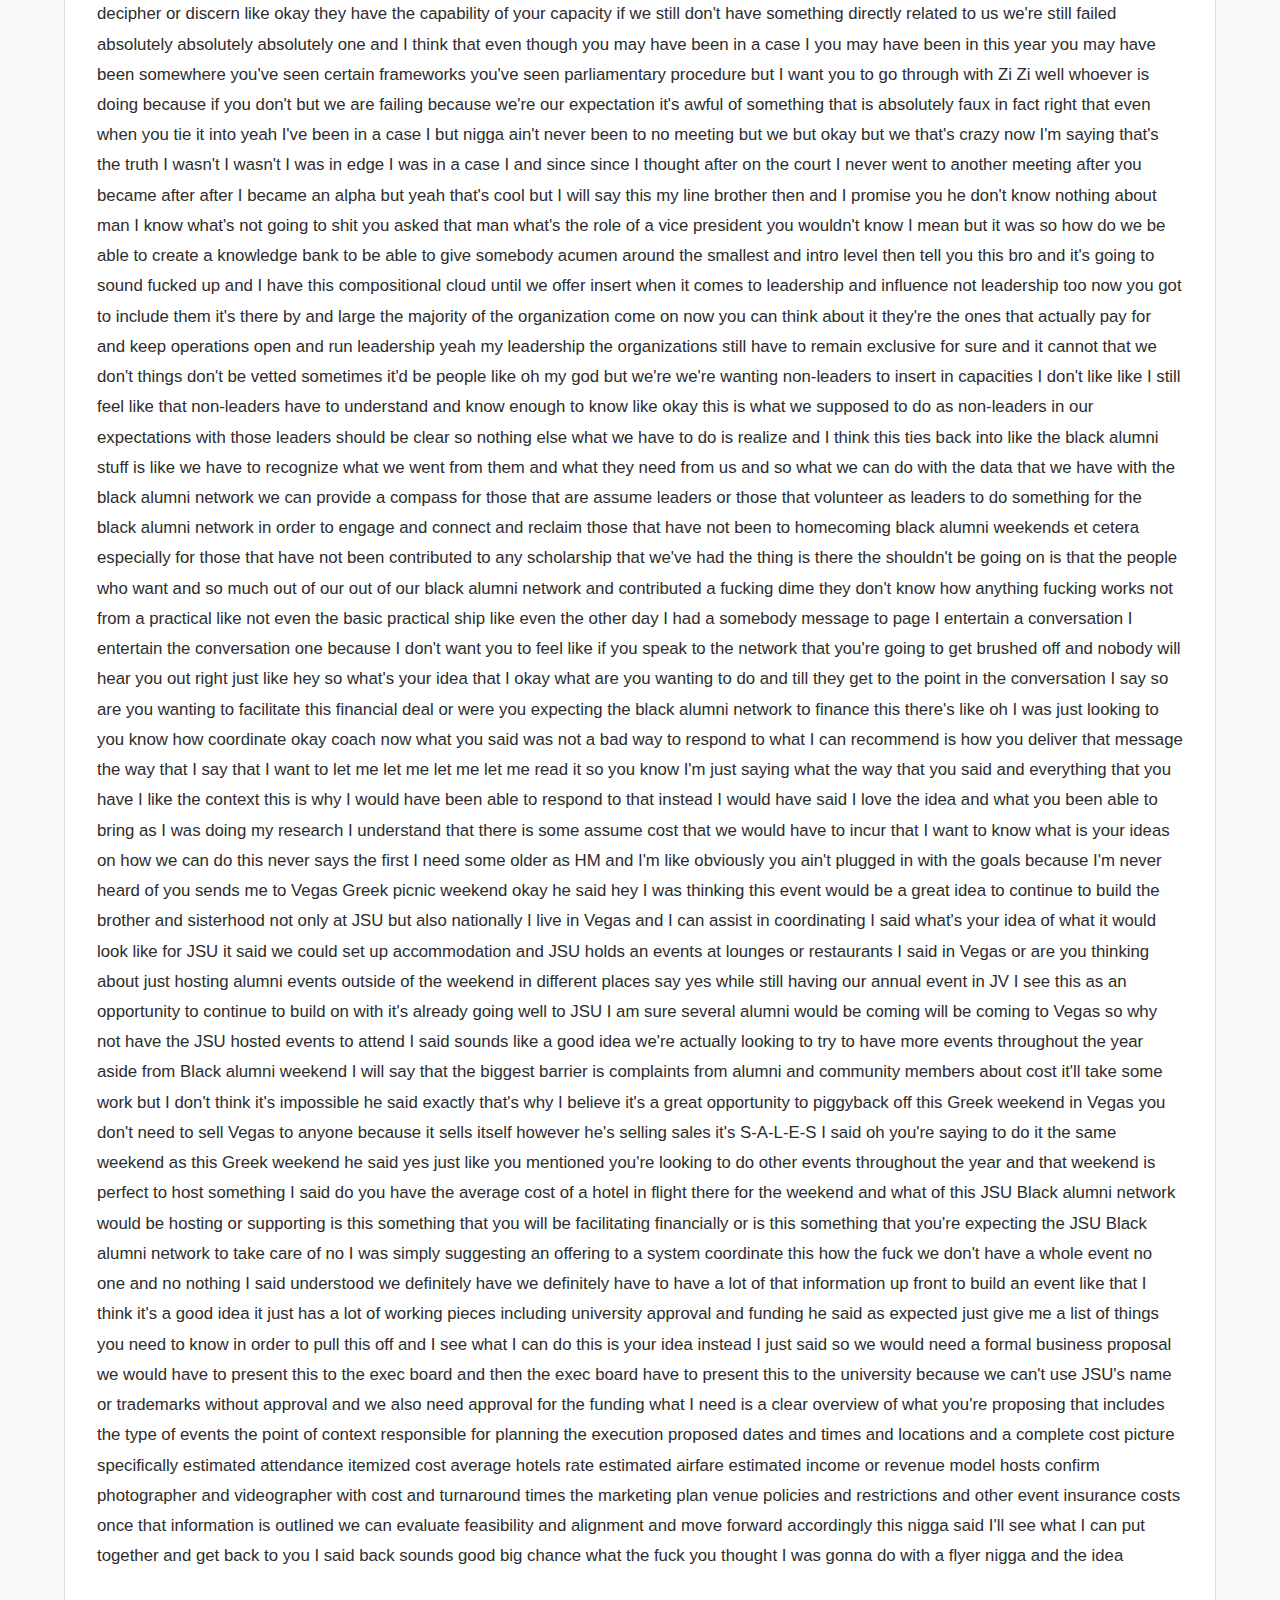
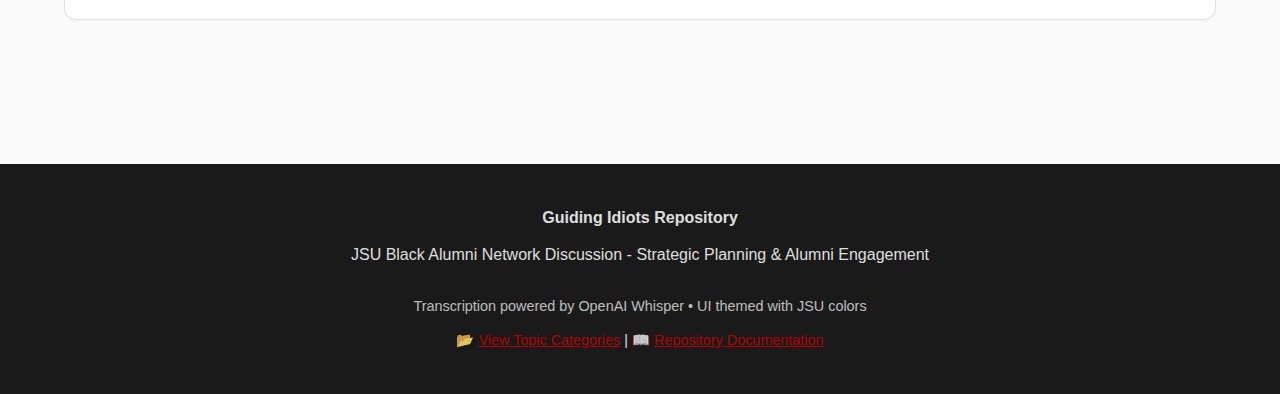
<file: jsu-component-library/examples/standalone.html>
<!DOCTYPE html>
<html lang="en">
<head>
  <meta charset="UTF-8">
  <meta name="viewport" content="width=device-width, initial-scale=1.0">
  <title>Guiding Idiots - Audio Transcript</title>
  <style>
    /* JSU Theme Variables */
    :root {
      --jsu-red: #CC0000;
      --jsu-red-rgb: 204, 0, 0;
      --jsu-white: #FFFFFF;
      --jsu-red-dark: #990000;
      --jsu-red-light: #E63939;
      --jsu-red-pale: #FFE6E6;
      --jsu-gray-900: #1a1a1a;
      --jsu-gray-800: #2d2d2d;
      --jsu-gray-700: #404040;
      --jsu-gray-600: #666666;
      --jsu-gray-500: #808080;
      --jsu-gray-400: #999999;
      --jsu-gray-300: #cccccc;
      --jsu-gray-200: #e0e0e0;
      --jsu-gray-100: #f5f5f5;
      --jsu-gray-50: #fafafa;
      --jsu-spacing-xs: 0.25rem;
      --jsu-spacing-sm: 0.5rem;
      --jsu-spacing-md: 1rem;
      --jsu-spacing-lg: 1.5rem;
      --jsu-spacing-xl: 2rem;
      --jsu-spacing-2xl: 3rem;
      --jsu-spacing-3xl: 4rem;
      --jsu-radius-sm: 0.25rem;
      --jsu-radius-md: 0.5rem;
      --jsu-radius-lg: 0.75rem;
      --jsu-shadow-sm: 0 1px 2px 0 rgba(0, 0, 0, 0.05);
      --jsu-shadow-md: 0 4px 6px -1px rgba(0, 0, 0, 0.1);
      --jsu-shadow-lg: 0 10px 15px -3px rgba(0, 0, 0, 0.1);
      --jsu-shadow-red: 0 4px 14px 0 rgba(204, 0, 0, 0.3);
    }

    * { box-sizing: border-box; }

    body {
      font-family: 'Helvetica Neue', Arial, sans-serif;
      margin: 0;
      padding: 0;
      color: var(--jsu-gray-900);
      line-height: 1.8;
      background-color: var(--jsu-gray-50);
    }

    .jsu-container {
      max-width: 1200px;
      margin: 0 auto;
      padding: 0 var(--jsu-spacing-lg);
    }

    /* Navigation */
    .jsu-nav {
      background-color: var(--jsu-red);
      padding: var(--jsu-spacing-md) 0;
      box-shadow: var(--jsu-shadow-md);
      position: sticky;
      top: 0;
      z-index: 100;
    }

    .jsu-nav-brand {
      font-size: 1.25rem;
      font-weight: 700;
      color: var(--jsu-white);
      text-decoration: none;
    }

    .nav-controls {
      display: flex;
      gap: var(--jsu-spacing-md);
      align-items: center;
    }

    .nav-controls a {
      color: var(--jsu-white);
      text-decoration: none;
      padding: var(--jsu-spacing-sm) var(--jsu-spacing-md);
      border-radius: var(--jsu-radius-sm);
      transition: background-color 0.2s;
      font-size: 0.9rem;
    }

    .nav-controls a:hover {
      background-color: rgba(255, 255, 255, 0.1);
    }

    /* Hero */
    .jsu-hero {
      background: linear-gradient(135deg, var(--jsu-red) 0%, var(--jsu-red-dark) 100%);
      color: var(--jsu-white);
      padding: var(--jsu-spacing-3xl) var(--jsu-spacing-lg);
      text-align: center;
      box-shadow: var(--jsu-shadow-lg);
    }

    .jsu-hero-title {
      font-size: 2.5rem;
      font-weight: 700;
      margin: 0 0 var(--jsu-spacing-md);
    }

    .jsu-hero-subtitle {
      font-size: 1.125rem;
      margin-bottom: var(--jsu-spacing-sm);
      opacity: 0.95;
    }

    .jsu-hero-meta {
      font-size: 0.9rem;
      opacity: 0.85;
      margin-top: var(--jsu-spacing-md);
    }

    /* Table of Contents */
    .toc {
      background-color: var(--jsu-white);
      border: 1px solid var(--jsu-gray-200);
      border-radius: var(--jsu-radius-lg);
      padding: var(--jsu-spacing-lg);
      margin: var(--jsu-spacing-xl) 0;
      box-shadow: var(--jsu-shadow-sm);
    }

    .toc h2 {
      margin-top: 0;
      color: var(--jsu-red);
      font-size: 1.5rem;
      margin-bottom: var(--jsu-spacing-md);
    }

    .toc-list {
      list-style: none;
      padding: 0;
      margin: 0;
    }

    .toc-list li {
      margin-bottom: var(--jsu-spacing-sm);
    }

    .toc-list a {
      color: var(--jsu-gray-700);
      text-decoration: none;
      display: flex;
      align-items: center;
      padding: var(--jsu-spacing-sm);
      border-radius: var(--jsu-radius-sm);
      transition: all 0.2s;
    }

    .toc-list a:hover {
      background-color: var(--jsu-red-pale);
      color: var(--jsu-red-dark);
      padding-left: var(--jsu-spacing-md);
    }

    .toc-number {
      display: inline-block;
      background-color: var(--jsu-red);
      color: var(--jsu-white);
      width: 2rem;
      height: 2rem;
      line-height: 2rem;
      text-align: center;
      border-radius: 50%;
      margin-right: var(--jsu-spacing-md);
      font-weight: 600;
      font-size: 0.9rem;
    }

    /* Sections */
    .section {
      background-color: var(--jsu-white);
      border: 1px solid var(--jsu-gray-200);
      border-radius: var(--jsu-radius-lg);
      padding: var(--jsu-spacing-xl);
      margin-bottom: var(--jsu-spacing-xl);
      box-shadow: var(--jsu-shadow-sm);
      scroll-margin-top: 5rem;
    }

    .section-header {
      border-bottom: 3px solid var(--jsu-red);
      padding-bottom: var(--jsu-spacing-md);
      margin-bottom: var(--jsu-spacing-lg);
    }

    .section-title {
      color: var(--jsu-red);
      font-size: 2rem;
      margin: 0;
      display: flex;
      align-items: center;
      gap: var(--jsu-spacing-md);
    }

    .section-number {
      display: inline-block;
      background-color: var(--jsu-red);
      color: var(--jsu-white);
      width: 3rem;
      height: 3rem;
      line-height: 3rem;
      text-align: center;
      border-radius: 50%;
      font-weight: 700;
    }

    .section-content {
      color: var(--jsu-gray-800);
      font-size: 1.05rem;
    }

    .section-content h3 {
      color: var(--jsu-red-dark);
      margin-top: var(--jsu-spacing-xl);
      margin-bottom: var(--jsu-spacing-md);
      font-size: 1.5rem;
    }

    .section-content h4 {
      color: var(--jsu-gray-700);
      margin-top: var(--jsu-spacing-lg);
      margin-bottom: var(--jsu-spacing-sm);
      font-size: 1.25rem;
    }

    .section-content p {
      margin-bottom: var(--jsu-spacing-md);
      line-height: 1.8;
    }

    .section-content ul,
    .section-content ol {
      margin: var(--jsu-spacing-md) 0;
      padding-left: var(--jsu-spacing-xl);
    }

    .section-content li {
      margin-bottom: var(--jsu-spacing-sm);
    }

    /* Highlight Box */
    .highlight-box {
      background-color: var(--jsu-red-pale);
      border-left: 4px solid var(--jsu-red);
      padding: var(--jsu-spacing-md) var(--jsu-spacing-lg);
      border-radius: var(--jsu-radius-sm);
      margin: var(--jsu-spacing-lg) 0;
    }

    .highlight-box strong {
      color: var(--jsu-red-dark);
    }

    /* Quote Box */
    .quote-box {
      background-color: var(--jsu-gray-100);
      border-left: 4px solid var(--jsu-gray-400);
      padding: var(--jsu-spacing-md) var(--jsu-spacing-lg);
      border-radius: var(--jsu-radius-sm);
      margin: var(--jsu-spacing-lg) 0;
      font-style: italic;
      color: var(--jsu-gray-700);
    }

    /* Timestamp */
    .timestamp {
      display: inline-block;
      background-color: var(--jsu-gray-200);
      color: var(--jsu-gray-700);
      padding: var(--jsu-spacing-xs) var(--jsu-spacing-sm);
      border-radius: var(--jsu-radius-sm);
      font-size: 0.85rem;
      font-family: 'Courier New', monospace;
      margin-right: var(--jsu-spacing-sm);
    }

    /* Badge */
    .badge {
      display: inline-block;
      padding: var(--jsu-spacing-xs) var(--jsu-spacing-sm);
      border-radius: 999px;
      font-size: 0.75rem;
      font-weight: 600;
      text-transform: uppercase;
      letter-spacing: 0.5px;
      margin-right: var(--jsu-spacing-xs);
    }

    .badge-topic {
      background-color: var(--jsu-red);
      color: var(--jsu-white);
    }

    .badge-speaker {
      background-color: var(--jsu-gray-600);
      color: var(--jsu-white);
    }

    /* Placeholder content */
    .placeholder {
      background: linear-gradient(90deg, var(--jsu-gray-100) 25%, var(--jsu-gray-200) 50%, var(--jsu-gray-100) 75%);
      background-size: 200% 100%;
      animation: loading 1.5s infinite;
      border-radius: var(--jsu-radius-sm);
      height: 1rem;
      margin: var(--jsu-spacing-sm) 0;
    }

    .placeholder.wide {
      width: 100%;
    }

    .placeholder.medium {
      width: 75%;
    }

    .placeholder.short {
      width: 50%;
    }

    @keyframes loading {
      0% { background-position: 200% 0; }
      100% { background-position: -200% 0; }
    }

    /* Footer */
    .footer {
      background-color: var(--jsu-gray-900);
      color: var(--jsu-white);
      padding: var(--jsu-spacing-xl) 0;
      text-align: center;
      margin-top: var(--jsu-spacing-3xl);
    }

    .footer p {
      margin: var(--jsu-spacing-sm) 0;
      opacity: 0.85;
    }

    /* Responsive */
    @media (max-width: 768px) {
      .jsu-hero-title {
        font-size: 1.75rem;
      }

      .section-title {
        font-size: 1.5rem;
      }

      .section-number {
        width: 2.5rem;
        height: 2.5rem;
        line-height: 2.5rem;
      }
    }
  </style>
</head>
<body>
  <!-- Navigation -->
  <nav class="jsu-nav">
    <div class="jsu-container" style="display: flex; justify-content: space-between; align-items: center;">
      <a href="#" class="jsu-nav-brand">Guiding Idiots - Discussion Transcript</a>
      <div class="nav-controls">
        <a href="#toc">Contents</a>
        <a href="../README.md">Back to Docs</a>
      </div>
    </div>
  </nav>

  <!-- Hero Section -->
  <section class="jsu-hero">
    <div class="jsu-container">
      <h1 class="jsu-hero-title">Guiding Idiots</h1>
      <p class="jsu-hero-subtitle">JSU Black Alumni Network Discussion - Audio Transcript</p>
      <div class="jsu-hero-meta">
        <span class="badge badge-topic">Alumni Engagement</span>
        <span class="badge badge-speaker">Strategy & Planning</span>
        <br><br>
        <em>Transcribed using OpenAI Whisper • 4,829 words • December 30, 2025</em>
        <br>
        <strong>📂 <a href="categories.html" style="color: var(--jsu-white); text-decoration: underline;">View Topic Categories</a></strong>
      </div>
    </div>
  </section>

  <!-- Main Content -->
  <main class="jsu-container" style="padding: var(--jsu-spacing-2xl) var(--jsu-spacing-lg);">

    <!-- Table of Contents -->
    <div id="toc" class="toc">
      <h2>📋 Navigation</h2>
      <p style="margin-bottom: var(--jsu-spacing-lg); color: var(--jsu-gray-600);">
        <strong>📂 For detailed topic categorization:</strong> See <a href="categories.html" style="color: var(--jsu-red); text-decoration: underline;">Topic Categories</a> for 12 organized topic areas including Organizational Structure, Fundraising Strategies, Geographic Expansion, Marketing & Digital Engagement, and more.
      </p>
      <h3 style="color: var(--jsu-red); margin-bottom: var(--jsu-spacing-md);">Full Transcript</h3>
      <ul class="toc-list">
        <li>
          <a href="#section-1">
            <span class="toc-number">1</span>
            <span>Complete Discussion (4,829 words)</span>
          </a>
        </li>
      </ul>
    </div>

    <!-- Section 1: Full Transcript -->
    <section id="section-1" class="section">
      <div class="section-header">
        <h2 class="section-title">
          <span class="section-number">📄</span>
          JSU Black Alumni Network Discussion - Full Transcript
        </h2>
      </div>
      <div class="section-content">
<p>Cool. However, our network is spread across America or Black Jesuit alumni. It
would help for engagement continuously if there were, if it were to kind of
like establish like chapters, maybe city chapters because it&#x27;s already
everything. So we had Jesuit Black alumni and Atlanta hosting and having certain
events. But we had Jesuit alumni in Birmingham doing things, DW doing certain
things. New Orleans just based on where these addresses are and where the
heat is shown that our members are and then reaching out and pulling them
together for maybe monthly, five months and even quarterly events to keep that
engagement going. It can become competitive and also lead up to you know our
Black alumni weekend. For example, I think that if we had something to
establish, I know for sure that I would be able to raise scholarship funds if it
was competitive in nature on the outside between somebody like me and Shannon
Shelby. So Shannon Shelby says he&#x27;s over. He&#x27;s now he&#x27;s a social person. If he&#x27;s
saying he&#x27;s hosting something that a whole thing is it look like we&#x27;re competing
but we&#x27;re really not. We&#x27;re raising money for the for the scholarship for the
scholarship fund. On the outside, it looks like me versus him. But for the same
purpose, it&#x27;s over. Now we&#x27;re taking it back to Jesuit days. It&#x27;s an alpha versus
capital. But this is really my partner, right? But with but although we&#x27;re getting
people linked in to this being a competitive thing, the overall end goal is
that we&#x27;re raising money for the scholarship. So I would be tasked with putting
together my own event, right? And he might be doing his own event and it may be on
the same day. But see we both know how to build up that that interest over time and
see now when people see it the first time other people are going to want to
join in the competition. I owe I&#x27;m in this city doing this. Me and the alumni from
this city are doing this. You know, when if you&#x27;re whether your event is
winning or losing, the scholarship is winning because all of our money is going
towards our scholarship, which is the big thing. So now when we&#x27;re in the local
community, we&#x27;re still tied in. We still have something we want to go home to,
but we&#x27;re collectively building in so much money into the scholarship, which
gives us social capital with Jesuit to be able to request more because we are
giving more and we are participating more. Because Darren told me like, bro, our
issue is that we don&#x27;t go and participate in the things that matter to Jesuit.
It&#x27;s not always a matter of race. Sometimes it&#x27;s a matter of money and what it is
that you are bringing to the university for them to give you resources. We
can&#x27;t keep sitting here and when we do, not granted, we are contributors to
the scholarship, but things have grown over time. But for Darren to say, I&#x27;m on a
first-name basis with the university. I&#x27;m on a first-name basis with the
president of school. He said, I can call and say, hey, don&#x27;t, why everybody got
security and we don&#x27;t have security. He&#x27;s like, I show up to the red tie
functions and do that. He&#x27;s like, you guys got to participate more in the official
Jesuit things. He&#x27;s like, it&#x27;s not just the weekend. The Black alumni chapter
itself has a long history that predates the 90s. It&#x27;s in the 90s that this
chapter was established. We don&#x27;t put any honor to the history. We don&#x27;t put any
honor to the founders. A lot of people don&#x27;t know that the Black alumni network
is associated with the university. That the Black chapter, Black alumni chapter,
is associated with the university. They don&#x27;t understand the inner
workings of how, hey, what we&#x27;re doing is not just for a good time. What we&#x27;re
doing is for scholarship. The university is not against us. In the least the
best. It&#x27;s easy to assume that they don&#x27;t want us to have anything or the DEI
but they do not care that we need resources. We still have Black alumni
weekend. We still was able to use the same name. They have not said, oh, we&#x27;re
trying to get rid of it, but they would like to see more than what we are
doing. And no disrespect. Tyrone is not good at communicating that. Tyrone is
not good at communicating at all. And so I love Jamaica, but there are certain
things that Jamaica does not also understand as well. For example, I was saying,
hey, we need to actually have a separate Black alumni weekend page from Black
alumni network to disassociate that the Black alumni network only does the
weekend because it&#x27;s kind of hard. We have people that show up to this weekend
who they graduate. We got people who just want to know about the party for us to
be keep mixing the two or the pages only active when x, y, and z happens. It&#x27;s
an issue. She&#x27;s not finished. I don&#x27;t see why we should have two separate
pages. Well, maybe because you don&#x27;t understand marketing, you&#x27;re not thinking
from the customer perspective in working backwards. You&#x27;re talking about what
you will like. You are tapped into this. Align old and this is this for the young
kids. No, there&#x27;s only present. The only age is present today. There&#x27;s some
caveats to it. But today is the age. Today is old is the age. So if most people
regardless of their age are going to this using these tools to get x, y, z and
this age bracket is using these tools and this age bracket is using these tools.
You cannot use this age brackets tools for this brackets tools. And it does not
work like that. However, we need to look at where the most participation is and
capitalize on that first and go from there. So you just gave a great caveat to what
we can segue to understanding about what we have around the data that exists in
order for us to be able to leverage what you&#x27;ve been able to explain. I asked the
question, you know, what do we have currently as a data set, for example, with the
Black Alumni Association or the Black Alumni Council to just see what we can do.
So I think of like, do we have, you spoke about like addresses? Do we have addresses?
If we have access, what access outside of addresses, do you think that we currently have
that we may be able to full numbers? Okay. Addresses. Okay. And I think that may be
enough in order for us to recognize like where we do have, is there anything that the
Alumni Association is doing for those that come for us to recognize if they in fact
are present for those that are current members. If that means like a check in for us to
say, okay, that current alumni member was there for this weekend, 2025. So we can
actually say, okay, we need to really say the gap exists for these areas versus those
that don&#x27;t come or those that do come, right? Like, what can we leverage to do that because
I don&#x27;t know what the end result or the product can be, but we at least know what data we have.
I guess the KPIs based on how much money comes in the scholarship based on these sponsorships
and tents that are purchased. Okay. What else? The attendance, but it&#x27;s not like clocked.
So there&#x27;s a lot of stuff that we don&#x27;t have. There&#x27;s a lot of, we like to call scrappy information
that we work with because some of these things are very simple concepts to me. What is going to make
somebody come? I have argued with these names for over five years to put the homecoming in
black alumni weekend on the same day. Why? Because when I would ask people why they wouldn&#x27;t come,
they would say it&#x27;s black alumni weekend and I didn&#x27;t graduate. So for the record, our
fucking graduation rate and acceptance rate is a huge ass fucking disparity. The amount of people
who graduate from Jacksonville versus people who quit, the people who quit is way larger, right?
Anybody will come back to a homecoming because in order to come to a homecoming,
all you had to do was attend. Graduation is not a requirement of attendance, but when you throw
alumni in there, that just means graduation, right? So there&#x27;s a segment where we was doing
homecoming one weekend. We was doing black alumni another weekend. We have one black crowd and now
we split it in half. In the day and age where optics are everything, okay? If this room only
holds 100 people and we got 50 in and on this weekend and 50 on this weekend, it looks lame as
fuck. But if we put all 100 in there and that 100 room, it looks pretty got them lit.
And now we&#x27;re creating a photo for people the previous year. So when you look at a marketing
perspective, calling it, let&#x27;s just say calling it black alumni weekend, ostracizes those
that weren&#x27;t alone. Which is why after so many fucking arguments, it&#x27;s on the same weekend. So you
will see JSU, black alumni weekend, line, homecoming. Now, so now you got the call to both parties.
So we solved that problem. That&#x27;s solved. But I had to fight back and forth with even with your
ego, even with Tyrone and keep having to break it down to you guys are thinking about y&#x27;all.
I am going to have conversations with people. Granted, one of the benefits of me being in Jacksonville
and it&#x27;s taken forever for me to get my fucking degree is knowing hella fucking people.
And then living in the area and seeing people who were still in school after I graduated,
to still have some kind of connection because they know my face. But to solicit their feedback
and do something with it, I&#x27;m not making this about me, it&#x27;s about the scholarship. So if you&#x27;re
telling me what puts money in the scholarship, attendance, address attendance, but makes you attend
this or that, this make me feel good, this make me feel bad. Well, what if it was at the same
down time? Well, shit, now I feel good because my guard is down and I could just see my friends and
now it&#x27;s nostalgic and it&#x27;s fun and now we have a range of things. People are not thinking like that.
I have to tell Tyrone, Jalisa, and it&#x27;s on case of Jamega, that&#x27;s my dog. Love what it does.
We are not planning the event for us. We&#x27;re gonna need to do whatever the fuck it is that we need
to do to put the money in the scholarship because at the end of the day, we need this scholarship to
help other black students get through fucking college. So let&#x27;s go. So what haven&#x27;t we solved?
Now that we solved the problem of a homecoming in black alumni weekends, not being in the same
date, but now they are. What haven&#x27;t we solved? Streamline will want continuous engagement
throughout the year before leading up like a couple months, right? Absolutely. Okay. We are not,
we struggle with continuous engagement. If I&#x27;m not on the black alumni page, damn there ain&#x27;t
nobody, if nothing&#x27;s happened. Like I got on what was it? 27, 10, or maybe I got to pass where it
2021. I&#x27;m like, nigga, do you realize we got 300 fucking followers? Who the fuck was spent
a concert at shit? Yeah. I&#x27;m like, nobody. Go and comment on people&#x27;s another issue that we had.
Was the hashtag JSU. That&#x27;s Jacksonville State and that&#x27;s Jackson State. So going on and I&#x27;m taking
the time, me understanding how this works, clicking the hashtag, taking the time to go post through
post, adding, commenting, graduates, that&#x27;s fire, fire emojis, ooh, love it, tea, whatever, whatever,
who I&#x27;m talking about in it, whatever to boost the engagement because that&#x27;s what people value.
Like, oh, people want to feel like, oh, this is my friend. Oh, that page lit. Like even when I
respond to certain people through the page, like sometimes I might have to make a joke or whatever,
whatever, like you can tell, like I got the joke side, I got to hate this to professional,
but it&#x27;s the engagement. Even when somebody brings the idea to me that I feel like it&#x27;s trash,
instead of saying no, or we can&#x27;t do it, like I might let you talk all the way through it,
but then also tell you like, this is what we need to do. This is what we need. But also letting
you know that this, we are a university organization. This is not straight hustling. And we&#x27;re not
planning for 231. And then we do have to have approvals and that the university is not going to allow
us to just slap JSU on anything, right? So that&#x27;s the thing. So letting people know that,
because fucking Kiera camera or key bus and whatever the fuck, the SG roll key. She said she didn&#x27;t
know that black alumni in that chapter was a part of the school. She just thought it was just
on random black people pushing it together. Okay, but in another segment, when is it that we&#x27;re
putting out there less people know that that&#x27;s not the case. Don&#x27;t you see nothing&#x27;s agency? But
look at this. Granted, the black alumni chapter actually has a valuable history and notable
members. And it was established in 1996. We literally should be able to do something with
level of way of promoting and giving homage to that where that is like a part of the
the site or the page is like, Hey, when you come here, this is the intro, like you should be able to
to see this annually, like we&#x27;re going to give you this again as it relates to this is why and who
we are and how it became like that&#x27;s something. But what else other than the one that I did that I
had this shit fucking pissed me off because I thought I communicated this well. We needed a cycle
of service. So for me, as somebody who&#x27;s a part of black alumni chapter, black alumni network now,
because the university has gone away from chapters, it just caught network. So it could be whatever
whatever network. So I didn&#x27;t know the black alumni network was a thing until 2021. That is fucking
seven years I thought graduated from the university. However, this thing has been out
damn near 20 years before I graduated, right? Why is it that I only knew about this
until after I graduated years at an event? My thing is to create a cycle. Why not facilitate a future
black alumni organization on campus so that there is a mental transition that when I joined in
college, I am a future black alumni association member, whatever future black alumni network member.
So when I move on and graduate, I understand that black alumni is a thing. It&#x27;s indoctrinated
and subconsciously planted in my mind to make me move forward. Which means that that same future
black alumni organization on campus needs to engage with the current black alumni network to have
partner the events of something to engage with the current what we see after what offer is
in partnership to make it worthwhile that if we establish the organization and it has officers
that they can get a scholarship for being a part of the executive body of the organization
okay there is an incentive and we offer on the black alumni side networking and mentorship.
When we have not done very well at all of the black alumni network is cultivation of leadership
and mentors of people who actively want to do something and actually have these skills and
criteria like skill, knowledge, wisdom and intent to want to do something valuable. Now I talk
about equity here and I look at we look at executive members as being those leaders that&#x27;s the
upper deletion line now. There are those that may not want to be in leadership roles they&#x27;d like
to be behind the scenes and all. What can we offer or what in the sense of for those that are
non leadership members, what can the black alumni network offer those students as well as the
executive students where they also feel developed, they also feel invested, they also feel that there
is an incentive to join this organization and also continue after graduation and joined the
black alumni network. We have to be able to find a bridge right in order for them to also feel
there&#x27;s a legacy to even deal. And on the alumni side I feel like that exists but when people are
sending us retards it&#x27;s kind of fucking hard. Okay so let&#x27;s talk about what exists. What exists
currently then? For them. A.K.S.I. not talking about shit. When we was in school Niggas was having
a pledge classes 20, 30 plus now I see they&#x27;re having four eight seven two one. What equity
there exists now then with A.K.S.I. we didn&#x27;t need none because I still don&#x27;t see A.K.S.I doing
nothing though we never needed none. We never needed A.K.S.I. okay but it wasn&#x27;t it was something that
was still beneficial. How? Because most people if you had joined A.K.S.I understand organizational
structure and leadership to know that you play a part in it there&#x27;s a upfront accountability system
and an upfront process quote unquote. There&#x27;s a there&#x27;s a point A to point B. I hate to use a word
process. When somebody tells me that they&#x27;ve been a part of a group that has an organizational
structure it&#x27;s not hard for me to believe that they can transition into the next organization
because they understand there&#x27;s fucking structure and things to be done if they&#x27;ve been on a committee
whatever they know that this person says this I do this we do this you take a person that don&#x27;t
understand or know any of that shit then you try to put it in something like what we have
it&#x27;s not gonna work out. So I&#x27;m gonna tell you this from a management perspective now we&#x27;re
both in the careers and I will tell you this if you did not have your own boarding processes in
place you&#x27;re failing so if we as an organization do not have hey here is an intro to an organization
structure framework and we know that that is imperative for someone that joins my organization
our organization in order to be effective we should create a process or a training in order
for them to understand what they do not have and we should not rely on a separate organization
or the entity to be able to provide that because maybe that is not the path that they&#x27;re going because
I don&#x27;t want think about it someone to join in auxiliary to join mine when we can provide the
training for them directly look at this so what do we do let me hit you with this I agree with
you a thousand percent but before you get the onboard niggas want to have a interview and know
what your previous experience is before you can even get in the fucking door so on the same
thing we&#x27;re looking at previous experiences is it something we can work with it&#x27;s very rare there
are some people who was just motherfucking Michael Jordan of the trap where they can come in to
assimilate and play and make that thing like but they&#x27;d be like you wasn&#x27;t XYZ organized uh uh
yeah not fuck no but I also still believe that even if we know that we in our interview that we
have that available to be able to decipher or discern like okay they have the capability of your
capacity if we still don&#x27;t have something directly related to us we&#x27;re still failed absolutely
absolutely absolutely one and I think that even though you may have been in a case I you may
have been in this year you may have been somewhere you&#x27;ve seen certain frameworks you&#x27;ve seen
parliamentary procedure but I want you to go through with Zi Zi well whoever is doing because if you
don&#x27;t but we are failing because we&#x27;re our expectation it&#x27;s awful of something that is
absolutely faux in fact right that even when you tie it into yeah I&#x27;ve been in a case I
but nigga ain&#x27;t never been to no meeting but we but okay but we that&#x27;s crazy now I&#x27;m saying that&#x27;s
the truth I wasn&#x27;t I wasn&#x27;t I was in edge I was in a case I and since since I thought after
on the court I never went to another meeting after you became after after I became an alpha but yeah
that&#x27;s cool but I will say this my line brother then and I promise you he don&#x27;t know nothing about
man I know what&#x27;s not going to shit you asked that man what&#x27;s the role of a vice president you
wouldn&#x27;t know I mean but it was so how do we be able to create a knowledge bank to be able to
give somebody acumen around the smallest and intro level then tell you this bro and it&#x27;s going
to sound fucked up and I have this compositional cloud until we offer insert when it comes to
leadership and influence not leadership too now you got to include them it&#x27;s there by
and large the majority of the organization come on now you can think about it they&#x27;re the ones
that actually pay for and keep operations open and run leadership yeah my leadership the
organizations still have to remain exclusive for sure and it cannot that we don&#x27;t things don&#x27;t
be vetted sometimes it&#x27;d be people like oh my god but we&#x27;re we&#x27;re wanting non-leaders to
insert in capacities I don&#x27;t like like I still feel like that non-leaders have to understand and
know enough to know like okay this is what we supposed to do as non-leaders in our expectations
with those leaders should be clear so nothing else what we have to do is realize and I think this
ties back into like the black alumni stuff is like we have to recognize what we went from them
and what they need from us and so what we can do with the data that we have with the black alumni
network we can provide a compass for those that are assume leaders or those that volunteer as
leaders to do something for the black alumni network in order to engage and connect and reclaim
those that have not been to homecoming black alumni weekends et cetera especially for those
that have not been contributed to any scholarship that we&#x27;ve had the thing is there the
shouldn&#x27;t be going on is that the people who want and so much out of our out of our black alumni
network and contributed a fucking dime they don&#x27;t know how anything fucking works not from a
practical like not even the basic practical ship like even the other day I had a somebody
message to page I entertain a conversation I entertain the conversation one because I don&#x27;t
want you to feel like if you speak to the network that you&#x27;re going to get brushed off and nobody
will hear you out right just like hey so what&#x27;s your idea that I okay what are you wanting to do
and till they get to the point in the conversation I say so are you wanting to facilitate this
financial deal or were you expecting the black alumni network to finance this there&#x27;s like oh I was
just looking to you know how coordinate okay coach now what you said was not a bad way to
respond to what I can recommend is how you deliver that message the way that I say that
I want to let me let me let me let me read it so you know I&#x27;m just saying what the way that you
said and everything that you have I like the context this is why I would have been able to respond
to that instead I would have said I love the idea and what you been able to bring as I was doing
my research I understand that there is some assume cost that we would have to incur that I want
to know what is your ideas on how we can do this never says the first I need some older as
HM and I&#x27;m like obviously you ain&#x27;t plugged in with the goals because I&#x27;m never heard of you
sends me to Vegas Greek picnic weekend okay he said hey I was thinking this event would be a
great idea to continue to build the brother and sisterhood not only at JSU but also nationally
I live in Vegas and I can assist in coordinating I said what&#x27;s your idea of what it would look
like for JSU it said we could set up accommodation and JSU holds an events at lounges or restaurants
I said in Vegas or are you thinking about just hosting alumni events outside of the weekend in
different places say yes while still having our annual event in JV I see this as an opportunity
to continue to build on with it&#x27;s already going well to JSU I am sure several alumni would be
coming will be coming to Vegas so why not have the JSU hosted events to attend I said sounds
like a good idea we&#x27;re actually looking to try to have more events throughout the year aside from
Black alumni weekend I will say that the biggest barrier is complaints from alumni and community
members about cost it&#x27;ll take some work but I don&#x27;t think it&#x27;s impossible he said exactly that&#x27;s
why I believe it&#x27;s a great opportunity to piggyback off this Greek weekend in Vegas you don&#x27;t
need to sell Vegas to anyone because it sells itself however he&#x27;s selling sales it&#x27;s S-A-L-E-S
I said oh you&#x27;re saying to do it the same weekend as this Greek weekend he said yes just like you
mentioned you&#x27;re looking to do other events throughout the year and that weekend is perfect to host
something I said do you have the average cost of a hotel in flight there for the weekend and what
of this JSU Black alumni network would be hosting or supporting is this something that you will be
facilitating financially or is this something that you&#x27;re expecting the JSU Black alumni network to
take care of no I was simply suggesting an offering to a system coordinate this how the fuck we
don&#x27;t have a whole event no one and no nothing I said understood we definitely have we definitely
have to have a lot of that information up front to build an event like that I think it&#x27;s a good idea
it just has a lot of working pieces including university approval and funding he said as expected
just give me a list of things you need to know in order to pull this off and I see what I can do
this is your idea instead I just said so we would need a formal business proposal we would have
to present this to the exec board and then the exec board have to present this to the university
because we can&#x27;t use JSU&#x27;s name or trademarks without approval and we also need approval for the
funding what I need is a clear overview of what you&#x27;re proposing that includes the type of events
the point of context responsible for planning the execution proposed dates and times and locations
and a complete cost picture specifically estimated attendance itemized cost average hotels rate
estimated airfare estimated income or revenue model hosts confirm photographer and videographer
with cost and turnaround times the marketing plan venue policies and restrictions and other
event insurance costs once that information is outlined we can evaluate feasibility and alignment
and move forward accordingly this nigga said I&#x27;ll see what I can put together and get back to you
I said back sounds good big chance what the fuck you thought I was gonna do with a flyer nigga and
the idea</p>
</div>
    </section>


  </main>

  <!-- Footer -->
  <footer class="footer">
    <div class="jsu-container">
      <p><strong>Guiding Idiots Repository</strong></p>
      <p>JSU Black Alumni Network Discussion - Strategic Planning & Alumni Engagement</p>
      <p style="margin-top: var(--jsu-spacing-lg); font-size: 0.9rem; opacity: 0.7;">
        Transcription powered by OpenAI Whisper • UI themed with JSU colors
      </p>
      <p style="margin-top: var(--jsu-spacing-sm); font-size: 0.9rem;">
        📂 <a href="categories.html" style="color: var(--jsu-red);">View Topic Categories</a> |
        📖 <a href="../../README.md" style="color: var(--jsu-red);">Repository Documentation</a>
      </p>
    </div>
  </footer>

  <script>
    console.log('Guiding Idiots Transcript UI loaded');
    console.log('Waiting for transcription to complete...');

    // Smooth scroll for anchor links
    document.querySelectorAll('a[href^="#"]').forEach(anchor => {
      anchor.addEventListener('click', function (e) {
        const href = this.getAttribute('href');
        if (href !== '#' && href !== '#!') {
          e.preventDefault();
          const target = document.querySelector(href);
          if (target) {
            target.scrollIntoView({ behavior: 'smooth', block: 'start' });
          }
        }
      });
    });
  </script>
</body>
</html>
</file>
<file: jsu-component-library/css/jsu-theme.css>
/**
 * Jacksonville State University Theme
 * Official Brand Colors & Design System
 *
 * Primary Color: JSU Red #CC0000
 * Secondary Color: White #FFFFFF
 * Mascot: Gamecocks
 */

:root {
  /* Official JSU Colors */
  --jsu-red: #CC0000;
  --jsu-red-rgb: 204, 0, 0;
  --jsu-white: #FFFFFF;
  --jsu-white-rgb: 255, 255, 255;

  /* Extended Palette for UI */
  --jsu-red-dark: #990000;
  --jsu-red-darker: #660000;
  --jsu-red-light: #E63939;
  --jsu-red-lighter: #FF6666;
  --jsu-red-pale: #FFE6E6;

  /* Neutral Grays */
  --jsu-gray-900: #1a1a1a;
  --jsu-gray-800: #2d2d2d;
  --jsu-gray-700: #404040;
  --jsu-gray-600: #666666;
  --jsu-gray-500: #808080;
  --jsu-gray-400: #999999;
  --jsu-gray-300: #cccccc;
  --jsu-gray-200: #e0e0e0;
  --jsu-gray-100: #f5f5f5;
  --jsu-gray-50: #fafafa;

  /* Semantic Colors */
  --jsu-success: #2d7a2d;
  --jsu-warning: #cc9900;
  --jsu-error: var(--jsu-red);
  --jsu-info: #0066cc;

  /* Typography */
  --jsu-font-family-primary: 'Helvetica Neue', Arial, sans-serif;
  --jsu-font-family-heading: 'Georgia', serif;
  --jsu-font-family-mono: 'Courier New', monospace;

  /* Font Sizes */
  --jsu-font-size-xs: 0.75rem;
  --jsu-font-size-sm: 0.875rem;
  --jsu-font-size-base: 1rem;
  --jsu-font-size-lg: 1.125rem;
  --jsu-font-size-xl: 1.25rem;
  --jsu-font-size-2xl: 1.5rem;
  --jsu-font-size-3xl: 1.875rem;
  --jsu-font-size-4xl: 2.25rem;
  --jsu-font-size-5xl: 3rem;

  /* Spacing */
  --jsu-spacing-xs: 0.25rem;
  --jsu-spacing-sm: 0.5rem;
  --jsu-spacing-md: 1rem;
  --jsu-spacing-lg: 1.5rem;
  --jsu-spacing-xl: 2rem;
  --jsu-spacing-2xl: 3rem;
  --jsu-spacing-3xl: 4rem;

  /* Border Radius */
  --jsu-radius-sm: 0.25rem;
  --jsu-radius-md: 0.5rem;
  --jsu-radius-lg: 0.75rem;
  --jsu-radius-xl: 1rem;
  --jsu-radius-full: 9999px;

  /* Shadows */
  --jsu-shadow-sm: 0 1px 2px 0 rgba(0, 0, 0, 0.05);
  --jsu-shadow-md: 0 4px 6px -1px rgba(0, 0, 0, 0.1), 0 2px 4px -1px rgba(0, 0, 0, 0.06);
  --jsu-shadow-lg: 0 10px 15px -3px rgba(0, 0, 0, 0.1), 0 4px 6px -2px rgba(0, 0, 0, 0.05);
  --jsu-shadow-xl: 0 20px 25px -5px rgba(0, 0, 0, 0.1), 0 10px 10px -5px rgba(0, 0, 0, 0.04);
  --jsu-shadow-red: 0 4px 14px 0 rgba(204, 0, 0, 0.3);

  /* Transitions */
  --jsu-transition-fast: 150ms ease-in-out;
  --jsu-transition-base: 250ms ease-in-out;
  --jsu-transition-slow: 350ms ease-in-out;
}

/* Base Styles */
* {
  box-sizing: border-box;
}

body {
  font-family: var(--jsu-font-family-primary);
  font-size: var(--jsu-font-size-base);
  line-height: 1.6;
  color: var(--jsu-gray-900);
  background-color: var(--jsu-white);
  margin: 0;
  padding: 0;
}

h1, h2, h3, h4, h5, h6 {
  font-family: var(--jsu-font-family-heading);
  font-weight: 700;
  line-height: 1.2;
  color: var(--jsu-gray-900);
  margin-top: 0;
  margin-bottom: var(--jsu-spacing-md);
}

h1 { font-size: var(--jsu-font-size-4xl); }
h2 { font-size: var(--jsu-font-size-3xl); }
h3 { font-size: var(--jsu-font-size-2xl); }
h4 { font-size: var(--jsu-font-size-xl); }
h5 { font-size: var(--jsu-font-size-lg); }
h6 { font-size: var(--jsu-font-size-base); }

/* Utility Classes */
.jsu-container {
  width: 100%;
  max-width: 1200px;
  margin: 0 auto;
  padding: 0 var(--jsu-spacing-lg);
}

.jsu-text-center { text-align: center; }
.jsu-text-left { text-align: left; }
.jsu-text-right { text-align: right; }

.jsu-text-red { color: var(--jsu-red); }
.jsu-text-white { color: var(--jsu-white); }
.jsu-text-gray { color: var(--jsu-gray-600); }

.jsu-bg-red { background-color: var(--jsu-red); }
.jsu-bg-white { background-color: var(--jsu-white); }
.jsu-bg-gray { background-color: var(--jsu-gray-100); }
.jsu-bg-dark { background-color: var(--jsu-gray-900); }

.jsu-mb-xs { margin-bottom: var(--jsu-spacing-xs); }
.jsu-mb-sm { margin-bottom: var(--jsu-spacing-sm); }
.jsu-mb-md { margin-bottom: var(--jsu-spacing-md); }
.jsu-mb-lg { margin-bottom: var(--jsu-spacing-lg); }
.jsu-mb-xl { margin-bottom: var(--jsu-spacing-xl); }

.jsu-mt-xs { margin-top: var(--jsu-spacing-xs); }
.jsu-mt-sm { margin-top: var(--jsu-spacing-sm); }
.jsu-mt-md { margin-top: var(--jsu-spacing-md); }
.jsu-mt-lg { margin-top: var(--jsu-spacing-lg); }
.jsu-mt-xl { margin-top: var(--jsu-spacing-xl); }

.jsu-p-xs { padding: var(--jsu-spacing-xs); }
.jsu-p-sm { padding: var(--jsu-spacing-sm); }
.jsu-p-md { padding: var(--jsu-spacing-md); }
.jsu-p-lg { padding: var(--jsu-spacing-lg); }
.jsu-p-xl { padding: var(--jsu-spacing-xl); }
</file>
<file: jsu-component-library/css/jsu-components.css>
/**
 * Jacksonville State University Component Library
 * Reusable UI Components
 */

/* ============================================
   BUTTONS
   ============================================ */

.jsu-btn {
  display: inline-flex;
  align-items: center;
  justify-content: center;
  gap: var(--jsu-spacing-sm);
  padding: var(--jsu-spacing-sm) var(--jsu-spacing-lg);
  font-family: var(--jsu-font-family-primary);
  font-size: var(--jsu-font-size-base);
  font-weight: 600;
  line-height: 1.5;
  text-align: center;
  text-decoration: none;
  border: 2px solid transparent;
  border-radius: var(--jsu-radius-md);
  cursor: pointer;
  transition: all var(--jsu-transition-base);
  white-space: nowrap;
}

.jsu-btn:disabled {
  opacity: 0.6;
  cursor: not-allowed;
}

/* Button Variants */
.jsu-btn-primary {
  background-color: var(--jsu-red);
  color: var(--jsu-white);
  border-color: var(--jsu-red);
}

.jsu-btn-primary:hover:not(:disabled) {
  background-color: var(--jsu-red-dark);
  border-color: var(--jsu-red-dark);
  box-shadow: var(--jsu-shadow-red);
  transform: translateY(-1px);
}

.jsu-btn-primary:active:not(:disabled) {
  transform: translateY(0);
}

.jsu-btn-secondary {
  background-color: var(--jsu-white);
  color: var(--jsu-red);
  border-color: var(--jsu-red);
}

.jsu-btn-secondary:hover:not(:disabled) {
  background-color: var(--jsu-red-pale);
  box-shadow: var(--jsu-shadow-md);
}

.jsu-btn-outline {
  background-color: transparent;
  color: var(--jsu-gray-700);
  border-color: var(--jsu-gray-300);
}

.jsu-btn-outline:hover:not(:disabled) {
  background-color: var(--jsu-gray-50);
  border-color: var(--jsu-gray-400);
}

.jsu-btn-ghost {
  background-color: transparent;
  color: var(--jsu-red);
  border-color: transparent;
}

.jsu-btn-ghost:hover:not(:disabled) {
  background-color: var(--jsu-red-pale);
}

/* Button Sizes */
.jsu-btn-sm {
  padding: var(--jsu-spacing-xs) var(--jsu-spacing-md);
  font-size: var(--jsu-font-size-sm);
}

.jsu-btn-lg {
  padding: var(--jsu-spacing-md) var(--jsu-spacing-xl);
  font-size: var(--jsu-font-size-lg);
}

.jsu-btn-block {
  width: 100%;
  display: flex;
}

/* ============================================
   CARDS
   ============================================ */

.jsu-card {
  background-color: var(--jsu-white);
  border: 1px solid var(--jsu-gray-200);
  border-radius: var(--jsu-radius-lg);
  box-shadow: var(--jsu-shadow-sm);
  overflow: hidden;
  transition: all var(--jsu-transition-base);
}

.jsu-card:hover {
  box-shadow: var(--jsu-shadow-lg);
  transform: translateY(-2px);
}

.jsu-card-header {
  padding: var(--jsu-spacing-lg);
  background-color: var(--jsu-gray-50);
  border-bottom: 1px solid var(--jsu-gray-200);
}

.jsu-card-title {
  margin: 0;
  font-size: var(--jsu-font-size-xl);
  font-weight: 700;
  color: var(--jsu-gray-900);
}

.jsu-card-body {
  padding: var(--jsu-spacing-lg);
}

.jsu-card-footer {
  padding: var(--jsu-spacing-lg);
  background-color: var(--jsu-gray-50);
  border-top: 1px solid var(--jsu-gray-200);
}

/* Card Variants */
.jsu-card-red {
  border-color: var(--jsu-red);
}

.jsu-card-red .jsu-card-header {
  background-color: var(--jsu-red);
  color: var(--jsu-white);
}

.jsu-card-red .jsu-card-title {
  color: var(--jsu-white);
}

/* ============================================
   BADGES & LABELS
   ============================================ */

.jsu-badge {
  display: inline-flex;
  align-items: center;
  padding: var(--jsu-spacing-xs) var(--jsu-spacing-sm);
  font-size: var(--jsu-font-size-xs);
  font-weight: 600;
  line-height: 1;
  border-radius: var(--jsu-radius-full);
  text-transform: uppercase;
  letter-spacing: 0.5px;
}

.jsu-badge-red {
  background-color: var(--jsu-red);
  color: var(--jsu-white);
}

.jsu-badge-white {
  background-color: var(--jsu-white);
  color: var(--jsu-red);
  border: 1px solid var(--jsu-red);
}

.jsu-badge-gray {
  background-color: var(--jsu-gray-200);
  color: var(--jsu-gray-700);
}

/* ============================================
   ALERTS & NOTIFICATIONS
   ============================================ */

.jsu-alert {
  padding: var(--jsu-spacing-md) var(--jsu-spacing-lg);
  border-radius: var(--jsu-radius-md);
  border-left: 4px solid;
  margin-bottom: var(--jsu-spacing-md);
}

.jsu-alert-success {
  background-color: #e8f5e9;
  border-color: var(--jsu-success);
  color: var(--jsu-success);
}

.jsu-alert-warning {
  background-color: #fff8e1;
  border-color: var(--jsu-warning);
  color: #cc9900;
}

.jsu-alert-error {
  background-color: var(--jsu-red-pale);
  border-color: var(--jsu-red);
  color: var(--jsu-red-dark);
}

.jsu-alert-info {
  background-color: #e3f2fd;
  border-color: var(--jsu-info);
  color: #0066cc;
}

/* ============================================
   FORMS
   ============================================ */

.jsu-form-group {
  margin-bottom: var(--jsu-spacing-lg);
}

.jsu-form-label {
  display: block;
  margin-bottom: var(--jsu-spacing-sm);
  font-weight: 600;
  color: var(--jsu-gray-700);
  font-size: var(--jsu-font-size-sm);
}

.jsu-form-input,
.jsu-form-select,
.jsu-form-textarea {
  width: 100%;
  padding: var(--jsu-spacing-sm) var(--jsu-spacing-md);
  font-family: var(--jsu-font-family-primary);
  font-size: var(--jsu-font-size-base);
  line-height: 1.5;
  color: var(--jsu-gray-900);
  background-color: var(--jsu-white);
  border: 2px solid var(--jsu-gray-300);
  border-radius: var(--jsu-radius-md);
  transition: all var(--jsu-transition-fast);
}

.jsu-form-input:focus,
.jsu-form-select:focus,
.jsu-form-textarea:focus {
  outline: none;
  border-color: var(--jsu-red);
  box-shadow: 0 0 0 3px rgba(var(--jsu-red-rgb), 0.1);
}

.jsu-form-input::placeholder {
  color: var(--jsu-gray-400);
}

.jsu-form-textarea {
  min-height: 120px;
  resize: vertical;
}

.jsu-form-help {
  display: block;
  margin-top: var(--jsu-spacing-xs);
  font-size: var(--jsu-font-size-sm);
  color: var(--jsu-gray-600);
}

.jsu-form-error {
  color: var(--jsu-red);
}

/* Checkbox and Radio */
.jsu-form-check {
  display: flex;
  align-items: center;
  margin-bottom: var(--jsu-spacing-sm);
}

.jsu-form-check-input {
  width: 1.25rem;
  height: 1.25rem;
  margin-right: var(--jsu-spacing-sm);
  cursor: pointer;
  accent-color: var(--jsu-red);
}

.jsu-form-check-label {
  cursor: pointer;
  font-weight: 400;
  margin: 0;
}

/* ============================================
   NAVIGATION
   ============================================ */

.jsu-nav {
  display: flex;
  align-items: center;
  padding: var(--jsu-spacing-md) 0;
  background-color: var(--jsu-red);
}

.jsu-nav-brand {
  font-size: var(--jsu-font-size-xl);
  font-weight: 700;
  color: var(--jsu-white);
  text-decoration: none;
  margin-right: var(--jsu-spacing-xl);
}

.jsu-nav-links {
  display: flex;
  gap: var(--jsu-spacing-lg);
  list-style: none;
  margin: 0;
  padding: 0;
}

.jsu-nav-link {
  color: var(--jsu-white);
  text-decoration: none;
  font-weight: 500;
  padding: var(--jsu-spacing-sm) var(--jsu-spacing-md);
  border-radius: var(--jsu-radius-sm);
  transition: all var(--jsu-transition-fast);
}

.jsu-nav-link:hover {
  background-color: rgba(255, 255, 255, 0.1);
}

.jsu-nav-link.active {
  background-color: rgba(255, 255, 255, 0.2);
}

/* ============================================
   HERO SECTION
   ============================================ */

.jsu-hero {
  background: linear-gradient(135deg, var(--jsu-red) 0%, var(--jsu-red-dark) 100%);
  color: var(--jsu-white);
  padding: var(--jsu-spacing-3xl) var(--jsu-spacing-lg);
  text-align: center;
}

.jsu-hero-title {
  font-size: var(--jsu-font-size-5xl);
  font-weight: 700;
  margin-bottom: var(--jsu-spacing-md);
  color: var(--jsu-white);
}

.jsu-hero-subtitle {
  font-size: var(--jsu-font-size-xl);
  margin-bottom: var(--jsu-spacing-xl);
  opacity: 0.95;
}

.jsu-hero-actions {
  display: flex;
  gap: var(--jsu-spacing-md);
  justify-content: center;
  flex-wrap: wrap;
}

/* ============================================
   FOOTER
   ============================================ */

.jsu-footer {
  background-color: var(--jsu-gray-900);
  color: var(--jsu-white);
  padding: var(--jsu-spacing-2xl) 0 var(--jsu-spacing-lg);
  margin-top: var(--jsu-spacing-3xl);
}

.jsu-footer-content {
  display: grid;
  grid-template-columns: repeat(auto-fit, minmax(250px, 1fr));
  gap: var(--jsu-spacing-xl);
  margin-bottom: var(--jsu-spacing-xl);
}

.jsu-footer-section h4 {
  color: var(--jsu-white);
  margin-bottom: var(--jsu-spacing-md);
}

.jsu-footer-links {
  list-style: none;
  padding: 0;
  margin: 0;
}

.jsu-footer-links li {
  margin-bottom: var(--jsu-spacing-sm);
}

.jsu-footer-links a {
  color: var(--jsu-gray-300);
  text-decoration: none;
  transition: color var(--jsu-transition-fast);
}

.jsu-footer-links a:hover {
  color: var(--jsu-white);
}

.jsu-footer-bottom {
  text-align: center;
  padding-top: var(--jsu-spacing-lg);
  border-top: 1px solid var(--jsu-gray-700);
  color: var(--jsu-gray-400);
  font-size: var(--jsu-font-size-sm);
}

/* ============================================
   TABLES
   ============================================ */

.jsu-table {
  width: 100%;
  border-collapse: collapse;
  margin-bottom: var(--jsu-spacing-lg);
}

.jsu-table th,
.jsu-table td {
  padding: var(--jsu-spacing-md);
  text-align: left;
  border-bottom: 1px solid var(--jsu-gray-200);
}

.jsu-table th {
  background-color: var(--jsu-red);
  color: var(--jsu-white);
  font-weight: 600;
  text-transform: uppercase;
  font-size: var(--jsu-font-size-sm);
  letter-spacing: 0.5px;
}

.jsu-table tbody tr:hover {
  background-color: var(--jsu-gray-50);
}

.jsu-table-striped tbody tr:nth-child(even) {
  background-color: var(--jsu-gray-50);
}

/* ============================================
   GRID SYSTEM
   ============================================ */

.jsu-grid {
  display: grid;
  gap: var(--jsu-spacing-lg);
}

.jsu-grid-2 { grid-template-columns: repeat(2, 1fr); }
.jsu-grid-3 { grid-template-columns: repeat(3, 1fr); }
.jsu-grid-4 { grid-template-columns: repeat(4, 1fr); }

@media (max-width: 768px) {
  .jsu-grid-2,
  .jsu-grid-3,
  .jsu-grid-4 {
    grid-template-columns: 1fr;
  }
}

/* ============================================
   LOADING SPINNER
   ============================================ */

.jsu-spinner {
  display: inline-block;
  width: 2rem;
  height: 2rem;
  border: 3px solid var(--jsu-gray-200);
  border-top-color: var(--jsu-red);
  border-radius: 50%;
  animation: jsu-spin 0.8s linear infinite;
}

@keyframes jsu-spin {
  to { transform: rotate(360deg); }
}

.jsu-spinner-sm {
  width: 1rem;
  height: 1rem;
  border-width: 2px;
}

.jsu-spinner-lg {
  width: 3rem;
  height: 3rem;
  border-width: 4px;
}

/* ============================================
   MODAL
   ============================================ */

.jsu-modal {
  position: fixed;
  top: 0;
  left: 0;
  width: 100%;
  height: 100%;
  background-color: rgba(0, 0, 0, 0.5);
  display: flex;
  align-items: center;
  justify-content: center;
  z-index: 1000;
  opacity: 0;
  visibility: hidden;
  transition: all var(--jsu-transition-base);
}

.jsu-modal.active {
  opacity: 1;
  visibility: visible;
}

.jsu-modal-content {
  background-color: var(--jsu-white);
  border-radius: var(--jsu-radius-lg);
  max-width: 600px;
  width: 90%;
  max-height: 90vh;
  overflow-y: auto;
  box-shadow: var(--jsu-shadow-xl);
  transform: scale(0.9);
  transition: transform var(--jsu-transition-base);
}

.jsu-modal.active .jsu-modal-content {
  transform: scale(1);
}

.jsu-modal-header {
  padding: var(--jsu-spacing-lg);
  border-bottom: 1px solid var(--jsu-gray-200);
  display: flex;
  align-items: center;
  justify-content: space-between;
}

.jsu-modal-title {
  margin: 0;
  font-size: var(--jsu-font-size-xl);
}

.jsu-modal-close {
  background: none;
  border: none;
  font-size: var(--jsu-font-size-2xl);
  cursor: pointer;
  color: var(--jsu-gray-600);
  padding: 0;
  width: 2rem;
  height: 2rem;
  display: flex;
  align-items: center;
  justify-content: center;
  border-radius: var(--jsu-radius-sm);
  transition: all var(--jsu-transition-fast);
}

.jsu-modal-close:hover {
  background-color: var(--jsu-gray-100);
  color: var(--jsu-gray-900);
}

.jsu-modal-body {
  padding: var(--jsu-spacing-lg);
}

.jsu-modal-footer {
  padding: var(--jsu-spacing-lg);
  border-top: 1px solid var(--jsu-gray-200);
  display: flex;
  gap: var(--jsu-spacing-md);
  justify-content: flex-end;
}
</file>
